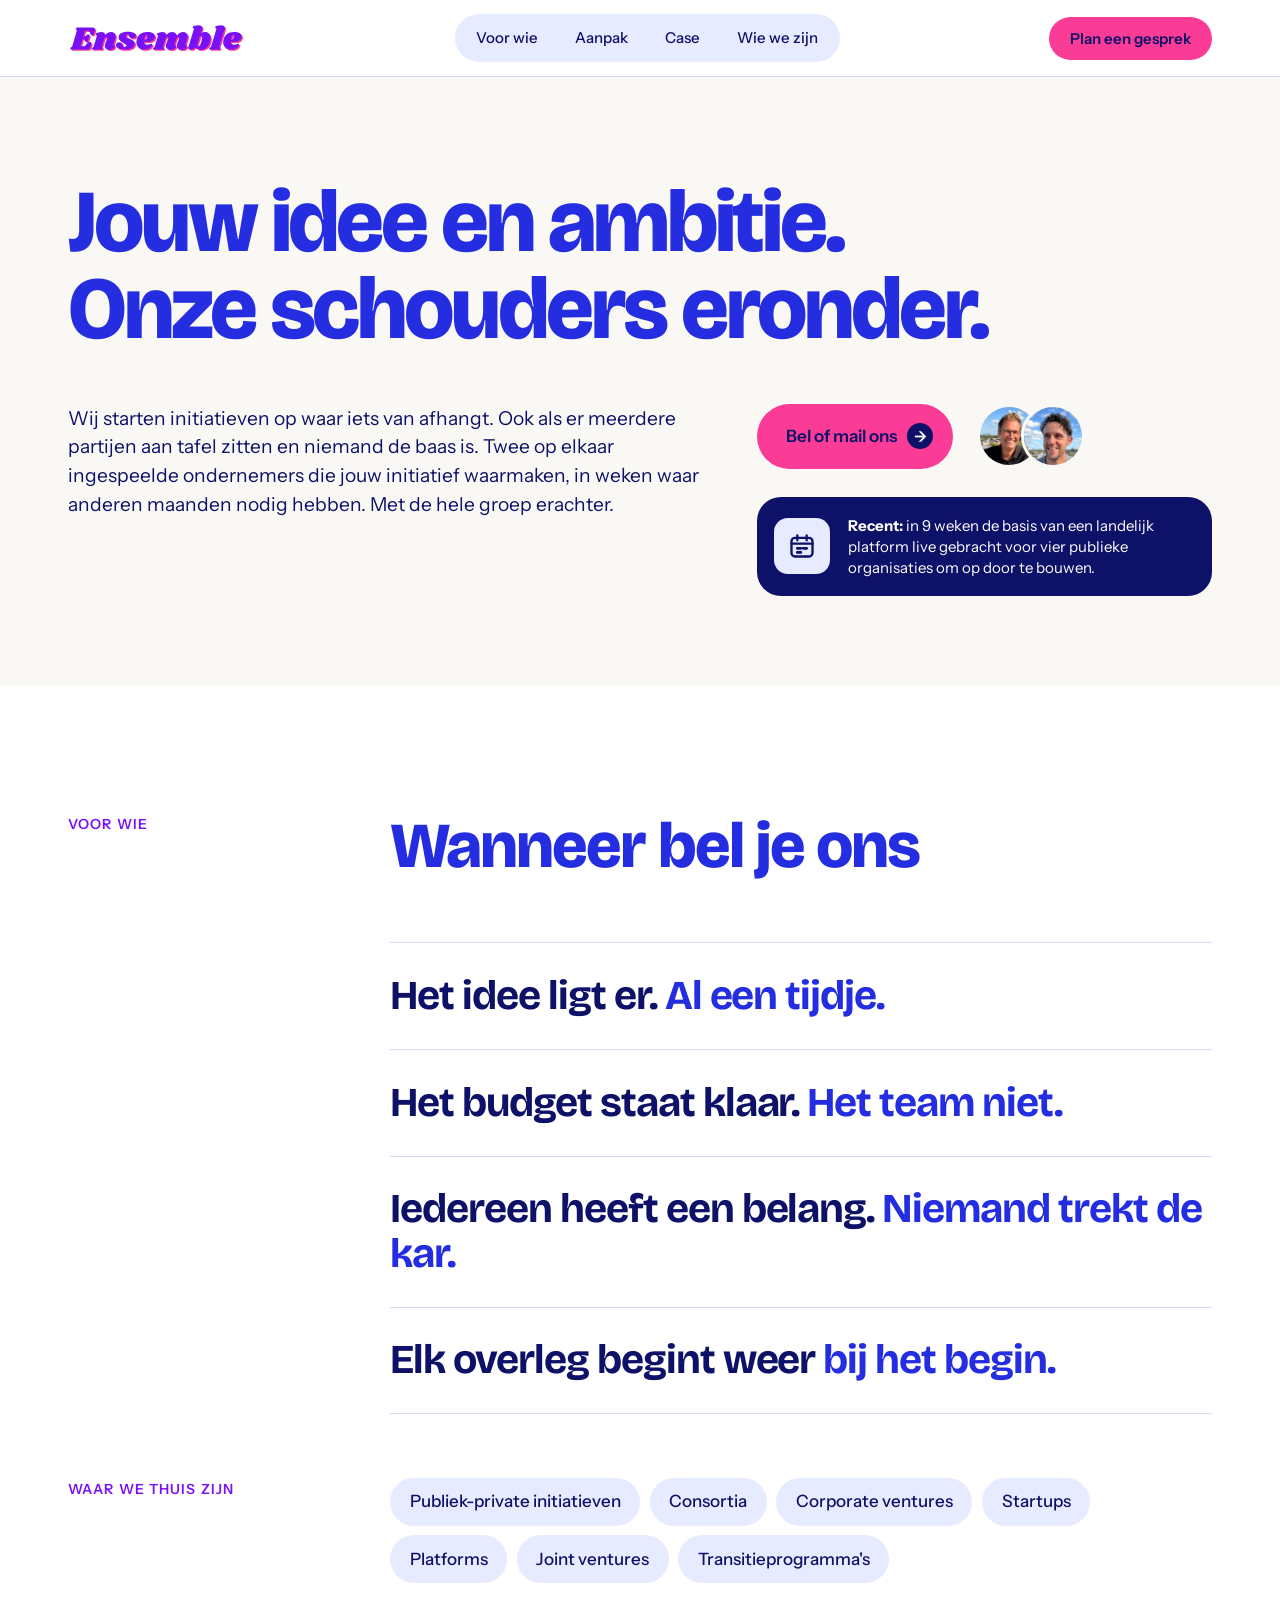
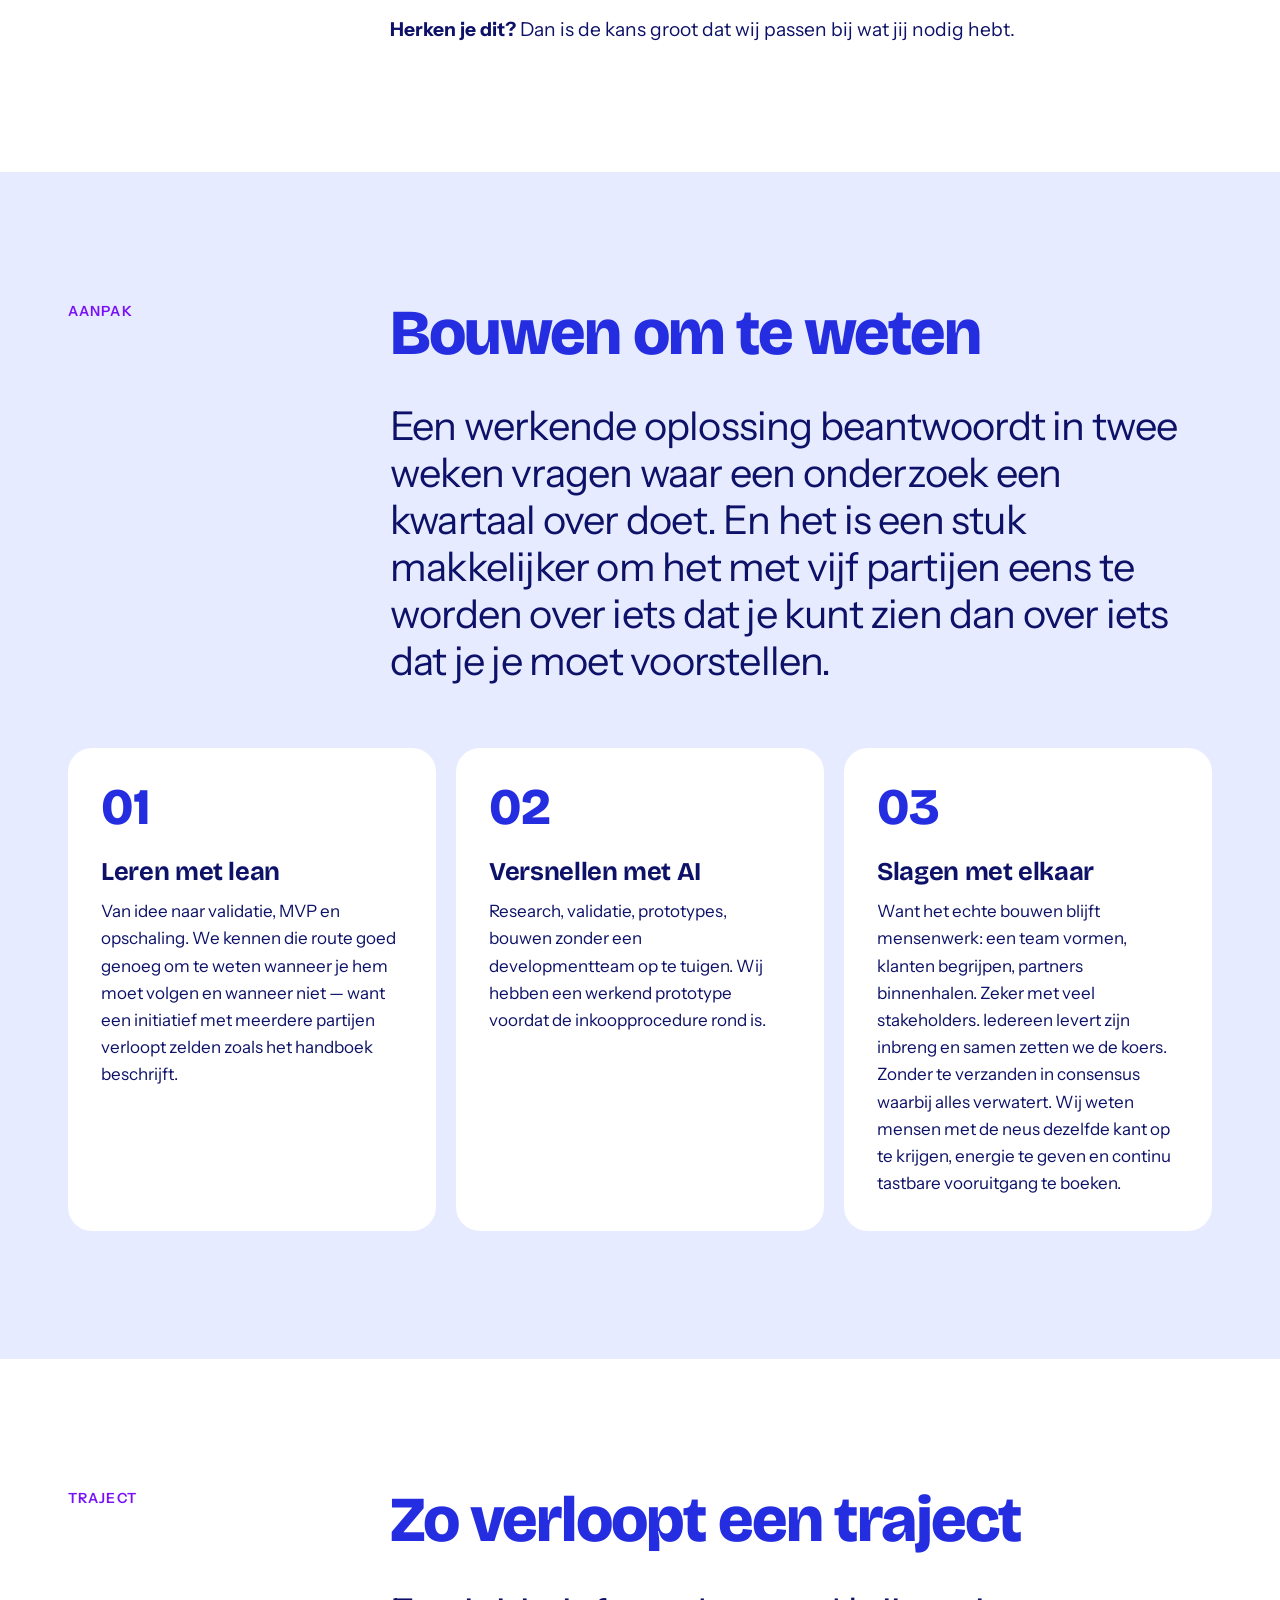
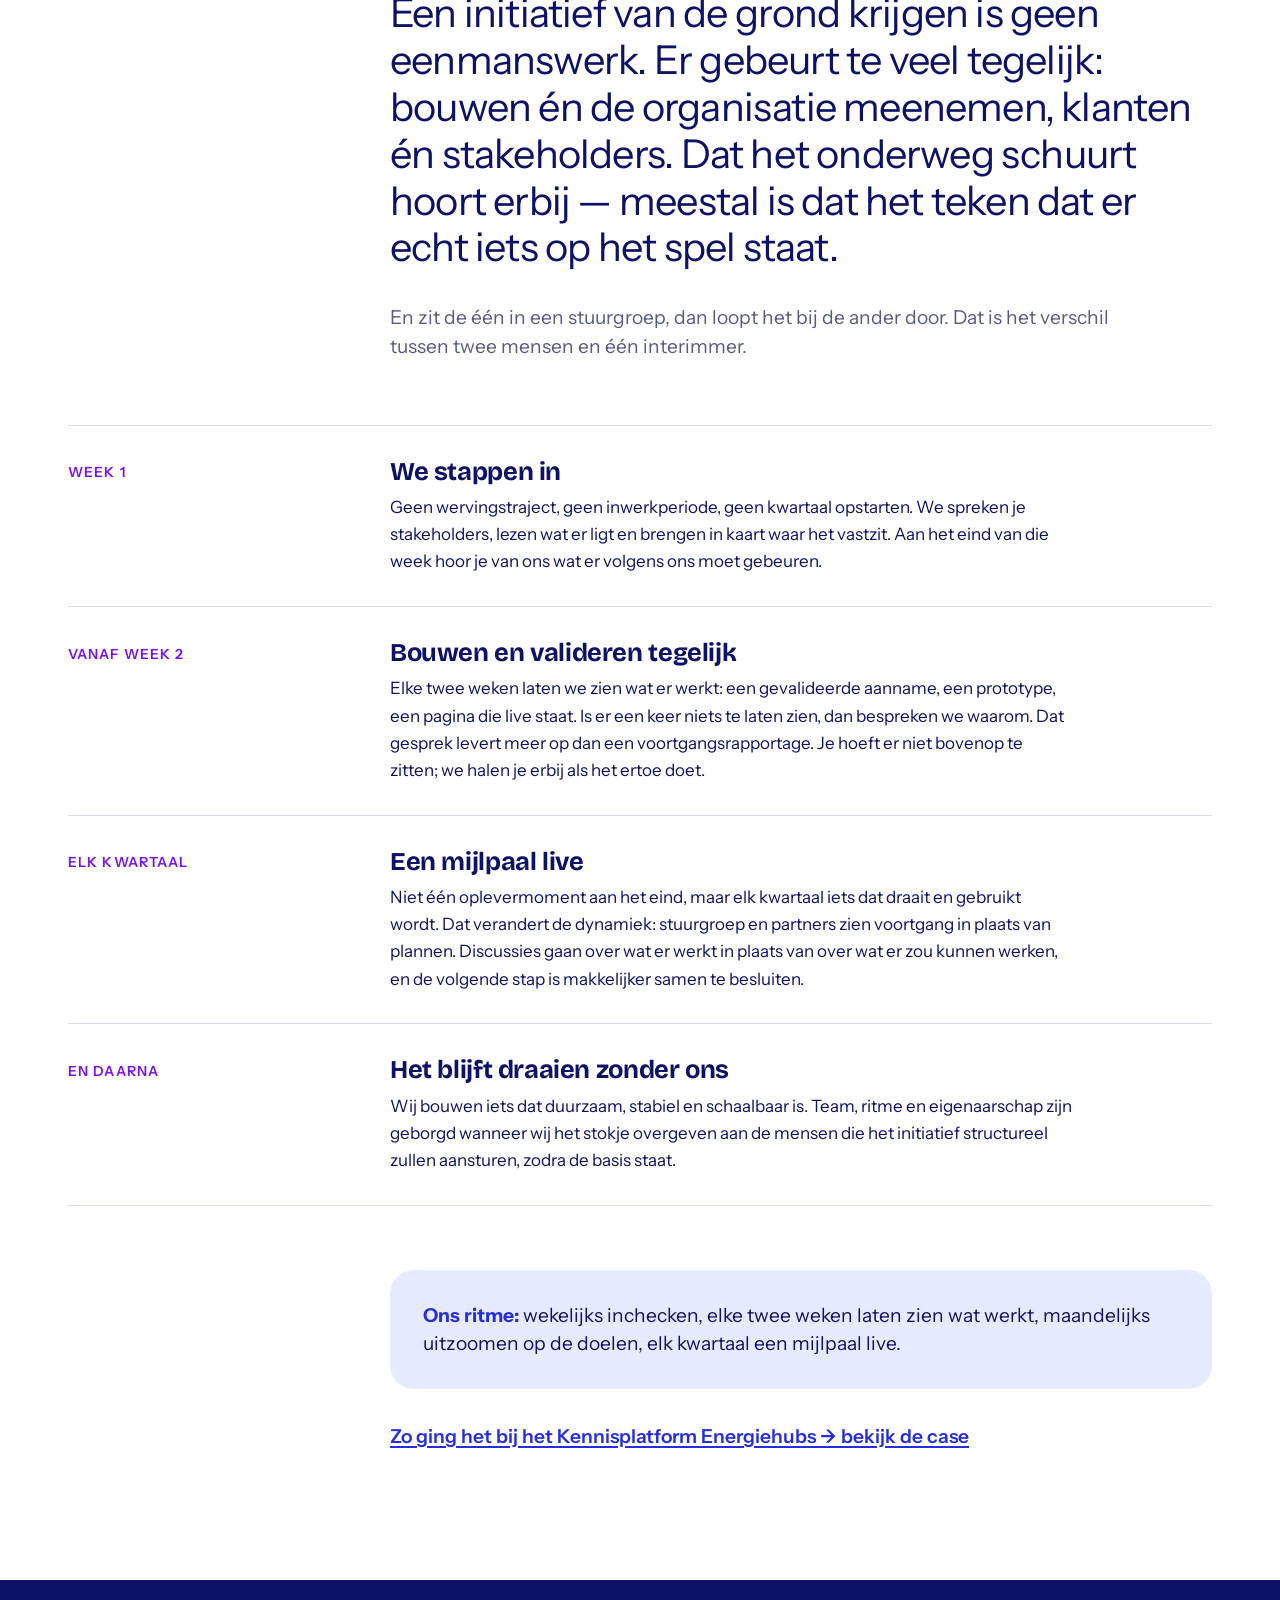
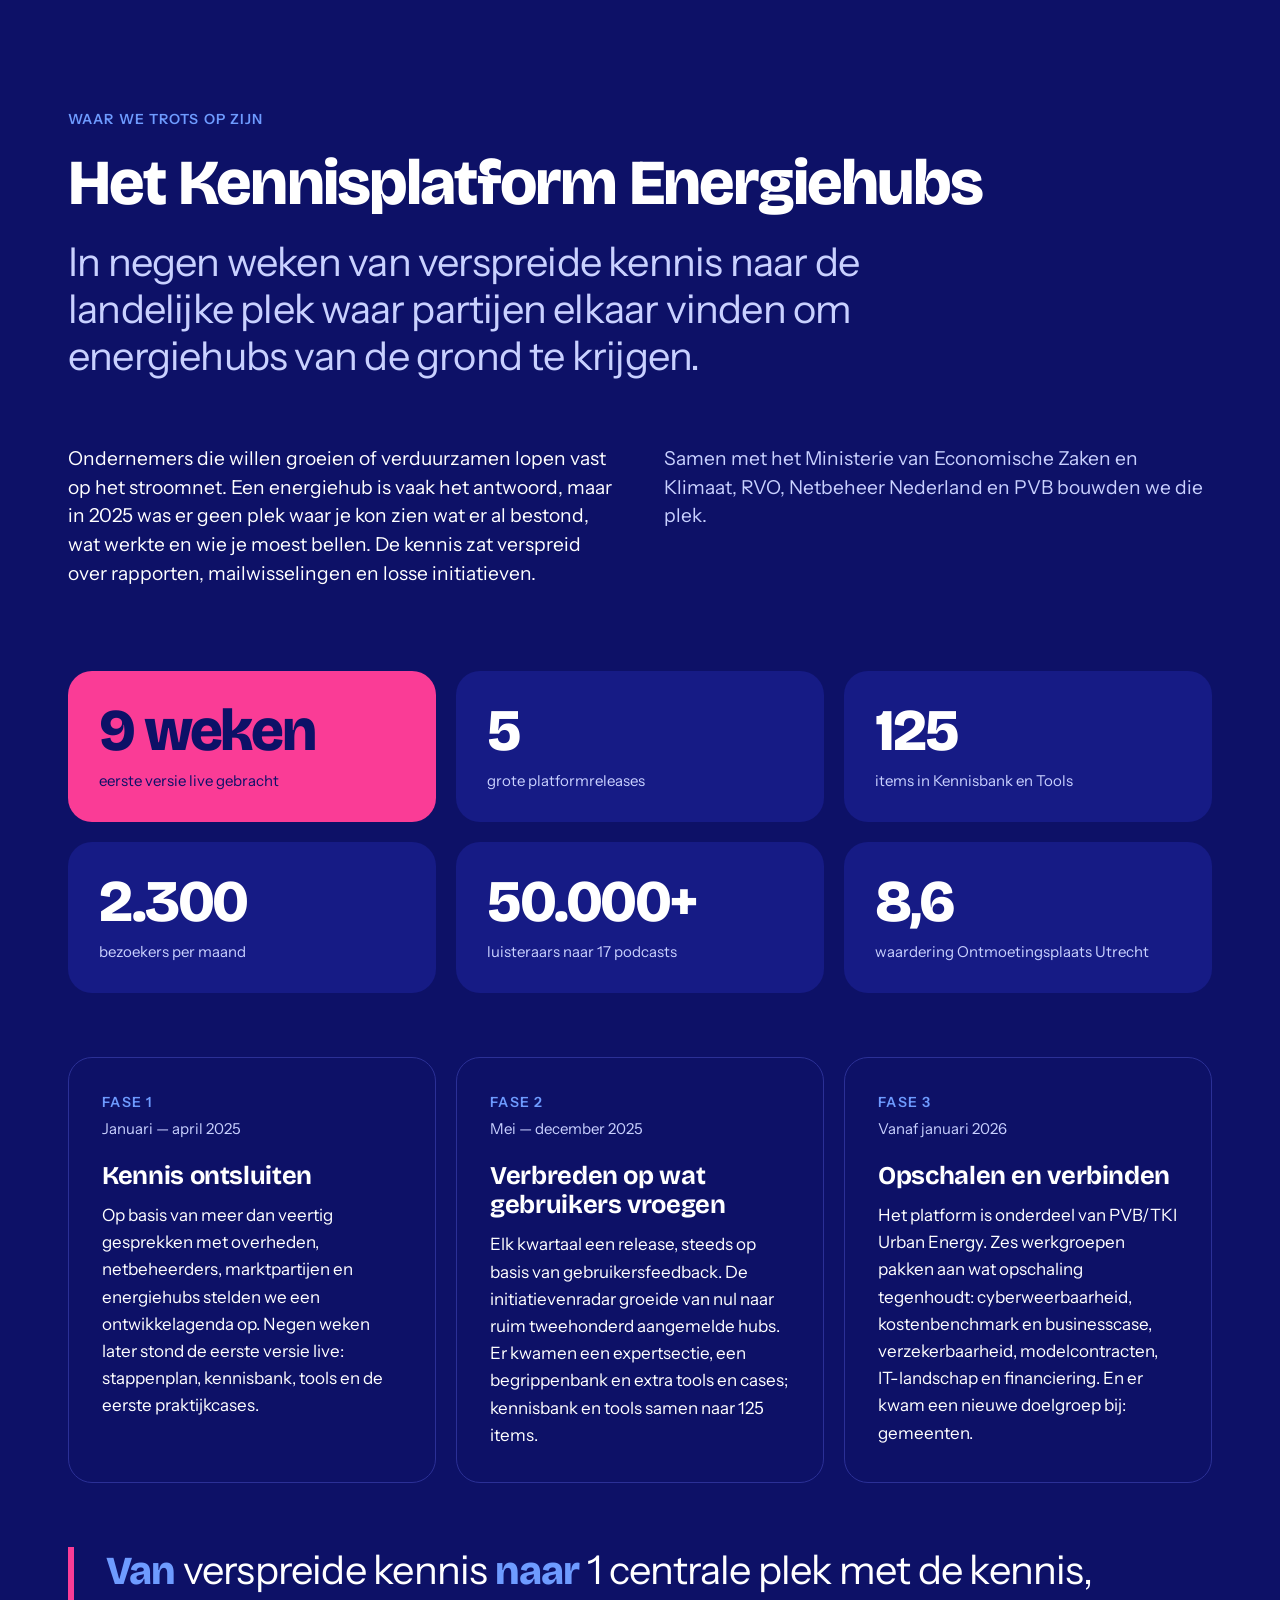
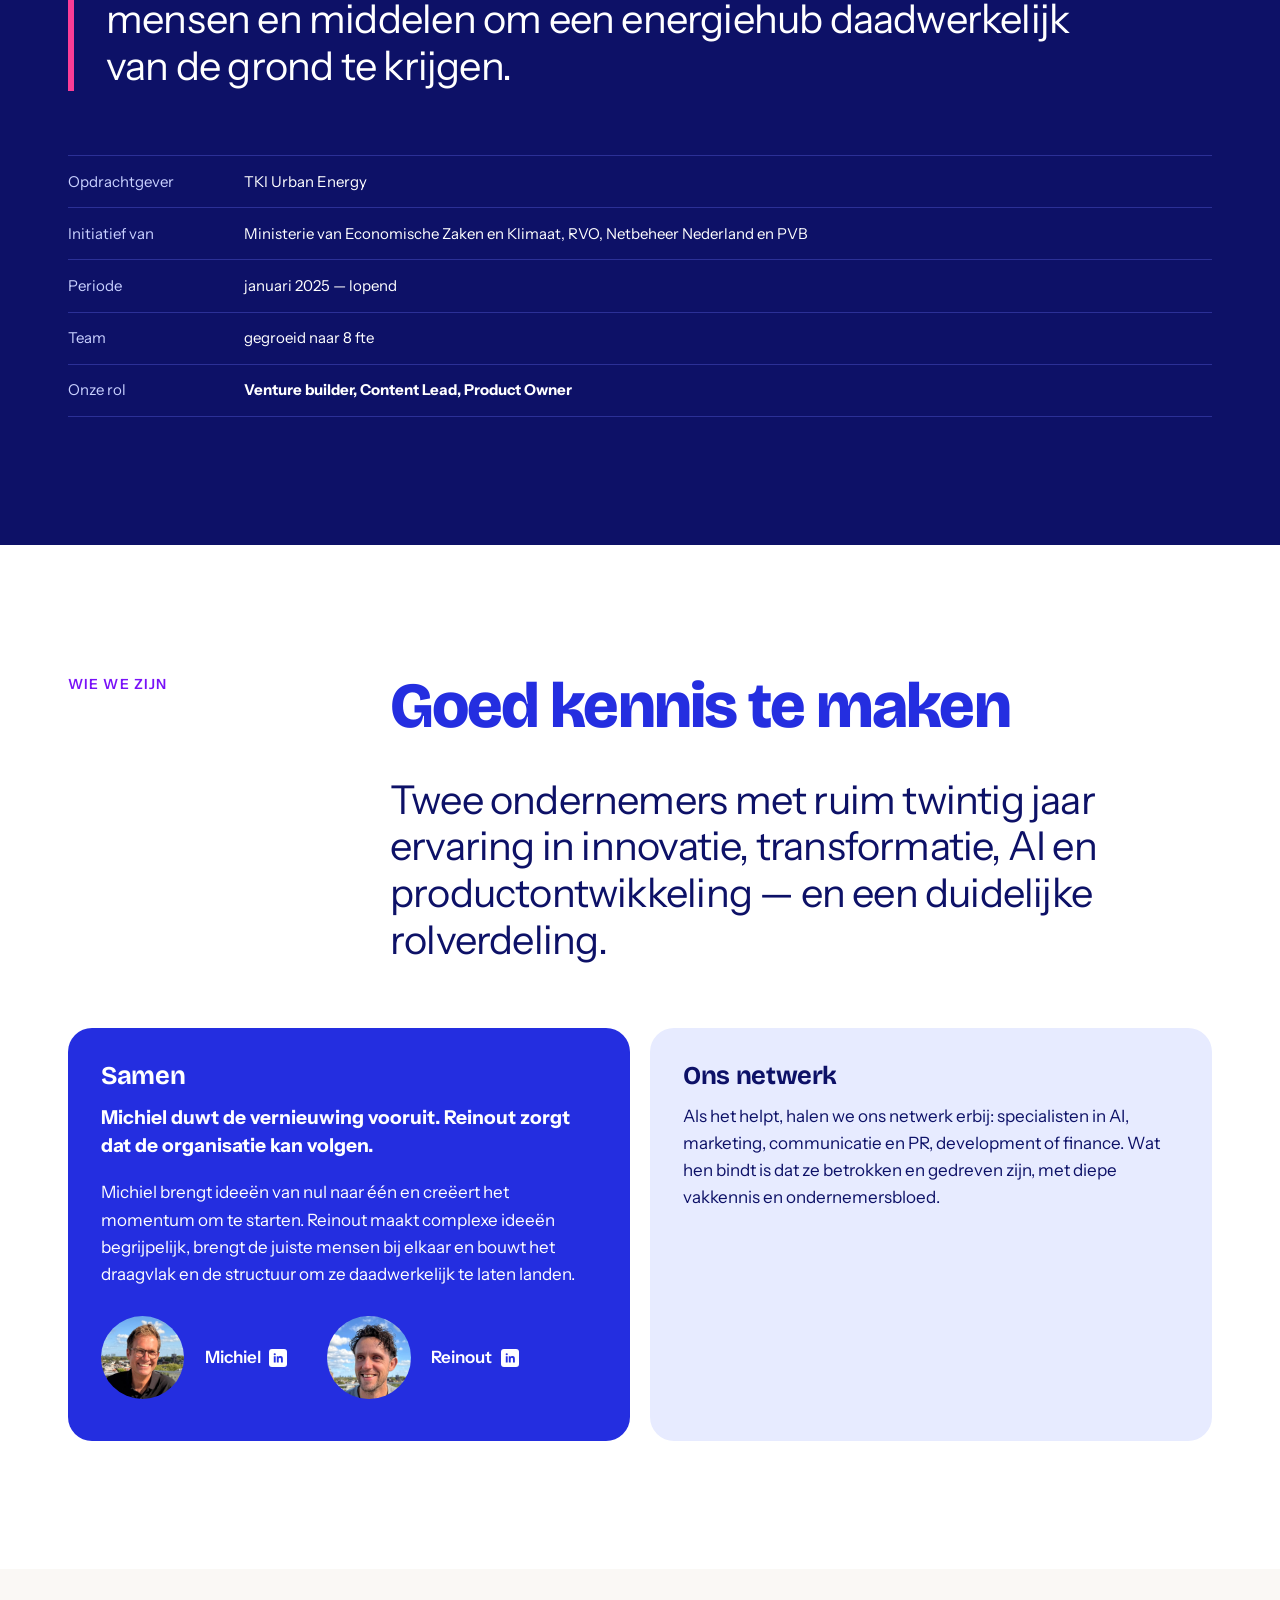
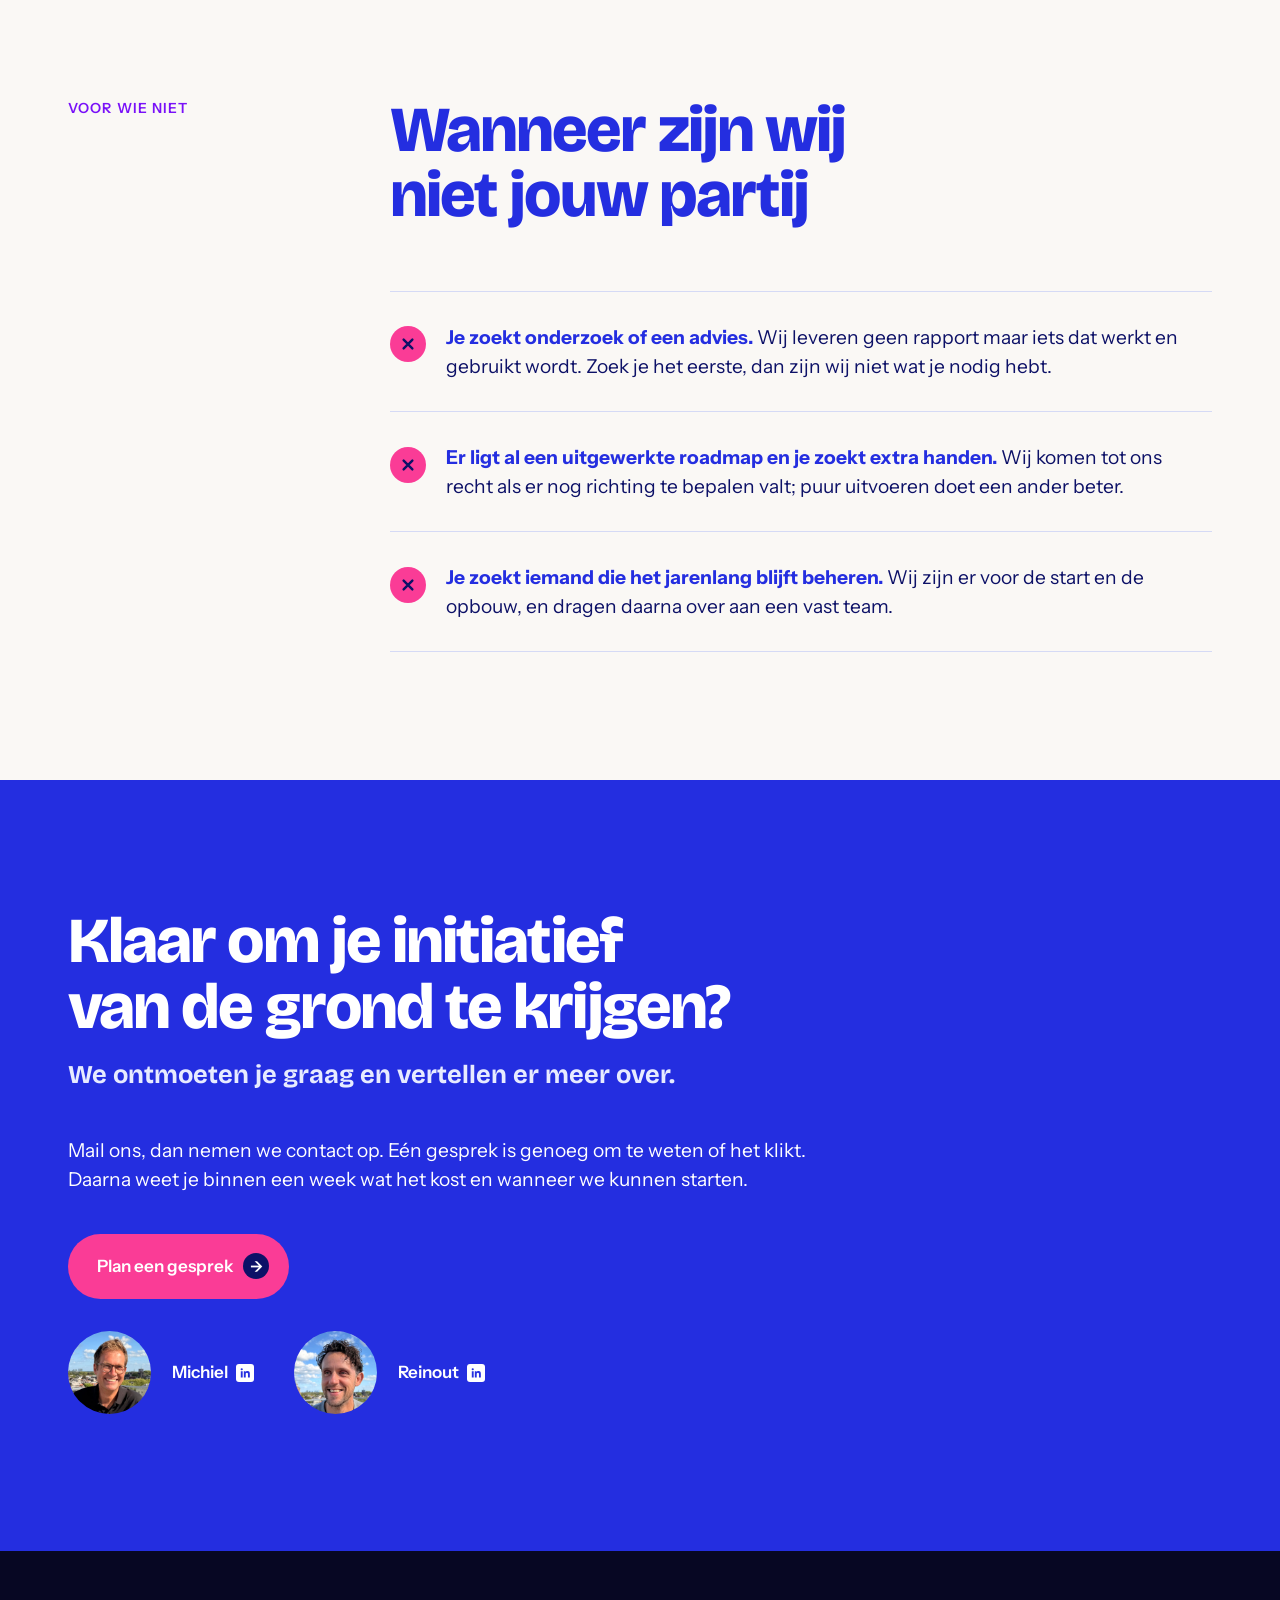
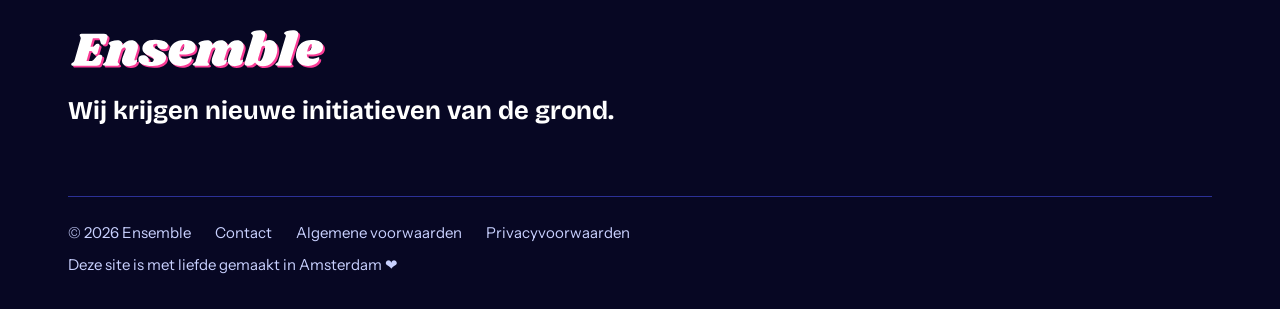
<file: index.html>
<!DOCTYPE html>
<html lang="nl">
<head>
  <meta charset="utf-8" />
  <meta name="viewport" content="width=device-width, initial-scale=1" />
  <title>Ensemble — Jouw idee en ambitie. Onze schouders eronder.</title>
  <meta name="description" content="Ensemble krijgt nieuwe initiatieven van de grond. Twee ondernemers die publiek-private initiatieven, consortia en ventures in weken werkend maken." />
  <link rel="canonical" href="https://withensemble.nl/" />
  <!-- Open Graph / social preview — voorzet; og:image is 1200×630 (assets/og-image.jpg) -->
  <meta property="og:type" content="website" />
  <meta property="og:site_name" content="Ensemble" />
  <meta property="og:locale" content="nl_NL" />
  <meta property="og:url" content="https://withensemble.nl/" />
  <meta property="og:title" content="Ensemble — Jouw idee en ambitie. Onze schouders eronder." />
  <meta property="og:description" content="Ensemble krijgt nieuwe initiatieven van de grond. Twee ondernemers die publiek-private initiatieven, consortia en ventures in weken werkend maken." />
  <meta property="og:image" content="https://withensemble.nl/assets/og-image.jpg" />
  <meta property="og:image:width" content="1200" />
  <meta property="og:image:height" content="630" />
  <meta property="og:image:alt" content="Ensemble — Jouw idee en ambitie. Onze schouders eronder." />
  <meta name="twitter:card" content="summary_large_image" />
  <link rel="icon" href="assets/favicon.svg" type="image/svg+xml" />
  <link rel="preconnect" href="https://fonts.googleapis.com" />
  <link rel="preconnect" href="https://fonts.gstatic.com" crossorigin />
  <link href="https://fonts.googleapis.com/css2?family=Bricolage+Grotesque:opsz,wght@12..96,400..800&family=Instrument+Sans:ital,wght@0,400..700;1,400..700&display=swap" rel="stylesheet" />
  <link rel="stylesheet" href="assets/ensemble.css" />
  <style>
    /* pagina-specifiek — alles herbruikbaars staat in assets/ensemble.css */
    .hero { padding-block: clamp(3.5rem, 8vw, 7rem) clamp(3.5rem, 7vw, 6rem); }
    .hero-grid { display: grid; gap: clamp(2rem, 4vw, 3.5rem); margin-top: clamp(2rem, 4vw, 3.5rem); }
    .hero-cta { display: grid; gap: 1.75rem; align-content: start; justify-items: start; }
    @media (min-width: 900px) { .hero-grid { grid-template-columns: 7fr 5fr; align-items: start; } }
    .stack > * + * { margin-top: clamp(2.5rem, 5vw, 4.5rem); }
    .case-intro { display: grid; gap: 1.5rem var(--gutter); }
    @media (min-width: 900px) { .case-intro { grid-template-columns: 1fr 1fr; } }
    .case-sub { font-size: var(--fs-statement); line-height: 1.18; letter-spacing: -0.02em; color: var(--lavender-2); margin: 1.5rem 0 0; max-width: 24em; }
    .phase .label { margin-bottom: 0.2rem; }
    .phase .period { font-size: var(--fs-small); color: var(--lavender-2); margin-bottom: 1.25rem; }
    .contact h2 { max-width: 16em; }
    .sr-only { position: absolute; width: 1px; height: 1px; overflow: hidden; clip: rect(0 0 0 0); white-space: nowrap; }
    .contact-sub { font-family: var(--f-display); font-weight: 700; font-size: var(--fs-h3); color: var(--lavender); margin: 1rem 0 0; }
  </style>
</head>
<body>

  <!-- MENU -->
  <header class="nav">
    <div class="wrap nav-inner">
      <a class="nav-logo" href="#top" aria-label="Ensemble — naar boven"><img src="assets/logo-ensemble.svg" alt="Ensemble" width="178" height="30" /></a>
      <nav aria-label="Hoofdmenu">
        <ul class="nav-links">
          <li><a href="#voor-wie">Voor wie</a></li>
          <li><a href="#aanpak">Aanpak</a></li>
          <li><a href="#case">Case</a></li>
          <li><a href="#wie-we-zijn">Wie we zijn</a></li>
        </ul>
      </nav>
      <a class="btn btn-primary btn-sm" href="#contact">Plan een gesprek</a>
    </div>
  </header>

  <main id="top">

    <!-- HERO -->
    <section class="hero band-paper">
      <div class="wrap">
        <h1>Jouw idee en ambitie.<br />Onze schouders eronder.</h1>
        <div class="hero-grid">
          <p class="lede">Wij starten initiatieven op waar iets van afhangt. Ook als er meerdere partijen aan tafel zitten en niemand de baas is. Twee op elkaar ingespeelde ondernemers die jouw initiatief waarmaken, in weken waar anderen maanden nodig hebben. Met de hele groep erachter.</p>
          <div class="hero-cta">
            <div class="hero-cta-row">
              <a class="btn btn-primary" href="mailto:hallo@withensemble.nl">Bel of mail ons <span class="arrow" aria-hidden="true">→</span></a>
              <span class="duo"><span class="avatar"><img src="assets/foto-michiel.jpg" alt="Michiel" width="480" height="480" /></span><span class="avatar"><img src="assets/foto-reinout.jpg" alt="Reinout" width="480" height="480" /></span></span>
            </div>
            <a class="sticker" href="#case" style="text-decoration:none">
              <span class="icon" aria-hidden="true"><svg viewBox="0 0 24 24" width="28" height="28" fill="none" stroke="currentColor" stroke-width="2" stroke-linecap="round" stroke-linejoin="round"><rect x="3" y="5" width="18" height="16" rx="3"/><path d="M3 10h18M8 3v4M16 3v4"/><path d="M8 14h3M13 14h3M8 17.5h3" stroke-width="2.4"/></svg></span>
              <p><strong>Recent:</strong> in 9 weken de basis van een landelijk platform live gebracht voor vier publieke organisaties om op door te bouwen.</p>
            </a>
          </div>
        </div>
      </div>
    </section>

    <!-- SECTIE 3 — WANNEER BEL JE ONS -->
    <section class="section" id="voor-wie">
      <div class="wrap stack">
        <div class="split">
          <p class="label">Voor wie</p>
          <div>
            <h2 class="section-head">Wanneer bel je ons</h2>
            <ol class="rows claims">
              <li><p>Het idee ligt er. <em>Al een tijdje.</em></p></li>
              <li><p>Het budget staat klaar. <em>Het team niet.</em></p></li>
              <li><p>Iedereen heeft een belang. <em>Niemand trekt de kar.</em></p></li>
              <li><p>Elk overleg begint weer <em>bij het begin.</em></p></li>
            </ol>
          </div>
        </div>
        <div class="split">
          <p class="label">Waar we thuis zijn</p>
          <div>
            <ul class="chips">
              <li>Publiek-private initiatieven</li>
              <li>Consortia</li>
              <li>Corporate ventures</li>
              <li>Startups</li>
              <li>Platforms</li>
              <li>Joint ventures</li>
              <li>Transitieprogramma's</li>
            </ul>
            <p class="lede" style="margin-top:2rem"><strong>Herken je dit?</strong> Dan is de kans groot dat wij passen bij wat jij nodig hebt.</p>
          </div>
        </div>
      </div>
    </section>

    <!-- SECTIE 4 — BOUWEN OM TE WETEN -->
    <section class="section band-lavender" id="aanpak">
      <div class="wrap">
        <div class="split section-head">
          <p class="label">Aanpak</p>
          <div>
            <h2>Bouwen om te weten</h2>
            <p class="statement">Een werkende oplossing beantwoordt in twee weken vragen waar een onderzoek een kwartaal over doet. En het is een stuk makkelijker om het met vijf partijen eens te worden over iets dat je kunt zien dan over iets dat je je moet voorstellen.</p>
          </div>
        </div>
        <div class="cards cards-3">
          <article class="card">
            <p class="n">01</p>
            <h3>Leren met lean</h3>
            <p>Van idee naar validatie, MVP en opschaling. We kennen die route goed genoeg om te weten wanneer je hem moet volgen en wanneer niet — want een initiatief met meerdere partijen verloopt zelden zoals het handboek beschrijft.</p>
          </article>
          <article class="card">
            <p class="n">02</p>
            <h3>Versnellen met AI</h3>
            <p>Research, validatie, prototypes, bouwen zonder een developmentteam op te tuigen. Wij hebben een werkend prototype voordat de inkoopprocedure rond is.</p>
          </article>
          <article class="card">
            <p class="n">03</p>
            <h3>Slagen met elkaar</h3>
            <p>Want het echte bouwen blijft mensenwerk: een team vormen, klanten begrijpen, partners binnenhalen. Zeker met veel stakeholders. Iedereen levert zijn inbreng en samen zetten we de koers. Zonder te verzanden in consensus waarbij alles verwatert. Wij weten mensen met de neus dezelfde kant op te krijgen, energie te geven en continu tastbare vooruitgang te boeken.</p>
          </article>
        </div>
      </div>
    </section>

    <!-- SECTIE 5 — ZO VERLOOPT EEN TRAJECT -->
    <section class="section" id="traject">
      <div class="wrap">
        <div class="split section-head">
          <p class="label">Traject</p>
          <div>
            <h2>Zo verloopt een traject</h2>
            <p class="statement">Een initiatief van de grond krijgen is geen eenmanswerk. Er gebeurt te veel tegelijk: bouwen én de organisatie meenemen, klanten én stakeholders. Dat het onderweg schuurt hoort erbij — meestal is dat het teken dat er echt iets op het spel staat.</p>
            <p class="lede muted" style="margin-top:2rem">En zit de één in een stuurgroep, dan loopt het bij de ander door. Dat is het verschil tussen twee mensen en één interimmer.</p>
          </div>
        </div>

        <ol class="rows steps">
          <li>
            <p class="label when">Week 1</p>
            <div>
              <h3>We stappen in</h3>
              <p>Geen wervingstraject, geen inwerkperiode, geen kwartaal opstarten. We spreken je stakeholders, lezen wat er ligt en brengen in kaart waar het vastzit. Aan het eind van die week hoor je van ons wat er volgens ons moet gebeuren.</p>
            </div>
          </li>
          <li>
            <p class="label when">Vanaf week 2</p>
            <div>
              <h3>Bouwen en valideren tegelijk</h3>
              <p>Elke twee weken laten we zien wat er werkt: een gevalideerde aanname, een prototype, een pagina die live staat. Is er een keer niets te laten zien, dan bespreken we waarom. Dat gesprek levert meer op dan een voortgangsrapportage. Je hoeft er niet bovenop te zitten; we halen je erbij als het ertoe doet.</p>
            </div>
          </li>
          <li>
            <p class="label when">Elk kwartaal</p>
            <div>
              <h3>Een mijlpaal live</h3>
              <p>Niet één oplevermoment aan het eind, maar elk kwartaal iets dat draait en gebruikt wordt. Dat verandert de dynamiek: stuurgroep en partners zien voortgang in plaats van plannen. Discussies gaan over wat er werkt in plaats van over wat er zou kunnen werken, en de volgende stap is makkelijker samen te besluiten.</p>
            </div>
          </li>
          <li>
            <p class="label when">En daarna</p>
            <div>
              <h3>Het blijft draaien zonder ons</h3>
              <p>Wij bouwen iets dat duurzaam, stabiel en schaalbaar is. Team, ritme en eigenaarschap zijn geborgd wanneer wij het stokje overgeven aan de mensen die het initiatief structureel zullen aansturen, zodra de basis staat.</p>
            </div>
          </li>
        </ol>

        <div class="split" style="margin-top:clamp(2.5rem,5vw,4rem)">
          <span></span>
          <div>
            <p class="callout"><strong>Ons ritme:</strong> wekelijks inchecken, elke twee weken laten zien wat werkt, maandelijks uitzoomen op de doelen, elk kwartaal een mijlpaal live.</p>
            <p style="margin-top:2rem"><a class="link-arrow" href="#case">Zo ging het bij het Kennisplatform Energiehubs → bekijk de case</a></p>
          </div>
        </div>
      </div>
    </section>

    <!-- SECTIE 6 — CASE -->
    <section class="section band-navy" id="case">
      <div class="wrap stack">
        <div>
          <p class="label" style="margin-bottom:1.25rem">Waar we trots op zijn</p>
          <h2>Het Kennisplatform Energiehubs</h2>
          <p class="case-sub">In negen weken van verspreide kennis naar de landelijke plek waar partijen elkaar vinden om energiehubs van de grond te krijgen.</p>
        </div>

        <div class="case-intro">
          <p class="lede">Ondernemers die willen groeien of verduurzamen lopen vast op het stroomnet. Een energiehub is vaak het antwoord, maar in 2025 was er geen plek waar je kon zien wat er al bestond, wat werkte en wie je moest bellen. De kennis zat verspreid over rapporten, mailwisselingen en losse initiatieven.</p>
          <p class="lede muted">Samen met het Ministerie van Economische Zaken en Klimaat, RVO, Netbeheer Nederland en PVB bouwden we die plek.</p>
        </div>

        <dl class="stats">
          <div class="stat stat-accent"><dt>9 weken</dt><dd>eerste versie live gebracht</dd></div>
          <div class="stat"><dt>5</dt><dd>grote platformreleases</dd></div>
          <div class="stat"><dt>125</dt><dd>items in Kennisbank en Tools</dd></div>
          <div class="stat"><dt>2.300</dt><dd>bezoekers per maand</dd></div>
          <div class="stat"><dt>50.000+</dt><dd>luisteraars naar 17 podcasts</dd></div>
          <div class="stat"><dt>8,6</dt><dd>waardering Ontmoetingsplaats Utrecht</dd></div>
        </dl>

        <div class="cards cards-3">
          <article class="card card-outline phase" style="border-color:var(--line-dark)">
            <p class="label">Fase 1</p>
            <p class="period">Januari — april 2025</p>
            <h3 style="color:var(--white)">Kennis ontsluiten</h3>
            <p>Op basis van meer dan veertig gesprekken met overheden, netbeheerders, marktpartijen en energiehubs stelden we een ontwikkelagenda op. Negen weken later stond de eerste versie live: stappenplan, kennisbank, tools en de eerste praktijkcases.</p>
          </article>
          <article class="card card-outline phase" style="border-color:var(--line-dark)">
            <p class="label">Fase 2</p>
            <p class="period">Mei — december 2025</p>
            <h3 style="color:var(--white)">Verbreden op wat gebruikers vroegen</h3>
            <p>Elk kwartaal een release, steeds op basis van gebruikersfeedback. De initiatievenradar groeide van nul naar ruim tweehonderd aangemelde hubs. Er kwamen een expertsectie, een begrippenbank en extra tools en cases; kennisbank en tools samen naar 125 items.</p>
          </article>
          <article class="card card-outline phase" style="border-color:var(--line-dark)">
            <p class="label">Fase 3</p>
            <p class="period">Vanaf januari 2026</p>
            <h3 style="color:var(--white)">Opschalen en verbinden</h3>
            <p>Het platform is onderdeel van PVB/TKI Urban Energy. Zes werkgroepen pakken aan wat opschaling tegenhoudt: cyberweerbaarheid, kostenbenchmark en businesscase, verzekerbaarheid, modelcontracten, IT-landschap en financiering. En er kwam een nieuwe doelgroep bij: gemeenten.</p>
          </article>
        </div>

        <blockquote class="quote">
          <b>Van</b> verspreide kennis <b>naar</b> 1 centrale plek met de kennis, mensen en middelen om een energiehub daadwerkelijk van de grond te krijgen.
        </blockquote>

        <dl class="meta">
          <div><dt>Opdrachtgever</dt><dd>TKI Urban Energy</dd></div>
          <div><dt>Initiatief van</dt><dd>Ministerie van Economische Zaken en Klimaat, RVO, Netbeheer Nederland en PVB</dd></div>
          <div><dt>Periode</dt><dd>januari 2025 — lopend</dd></div>
          <div><dt>Team</dt><dd>gegroeid naar 8 fte</dd></div>
          <div><dt>Onze rol</dt><dd><strong>Venture builder, Content Lead, Product Owner</strong></dd></div>
        </dl>
      </div>
    </section>

    <!-- SECTIE 7 — GOED KENNIS TE MAKEN -->
    <section class="section" id="wie-we-zijn">
      <div class="wrap">
        <div class="split section-head">
          <p class="label">Wie we zijn</p>
          <div>
            <h2>Goed kennis te maken</h2>
            <p class="statement">Twee ondernemers met ruim twintig jaar ervaring in innovatie, transformatie, AI en productontwikkeling — en een duidelijke rolverdeling.</p>
          </div>
        </div>
        <div class="cards cards-2">
          <article class="card card-blue">
            <h3>Samen</h3>
            <p class="lede"><strong>Michiel duwt de vernieuwing vooruit. Reinout zorgt dat de organisatie kan volgen.</strong></p>
            <p>Michiel brengt ideeën van nul naar één en creëert het momentum om te starten. Reinout maakt complexe ideeën begrijpelijk, brengt de juiste mensen bij elkaar en bouwt het draagvlak en de structuur om ze daadwerkelijk te laten landen.</p>
            <ul class="person-links" style="margin-top:1.75rem">
              <li><a href="https://www.linkedin.com/in/michielalkemade/" target="_blank" rel="noopener"><span class="avatar"><img src="assets/foto-michiel.jpg" alt="Michiel" width="480" height="480" loading="lazy" /></span>Michiel <svg class="li" viewBox="0 0 24 24" width="18" height="18" aria-hidden="true" focusable="false"><rect width="24" height="24" rx="4" fill="currentColor"/><path fill="var(--li-bg,#242EE0)" d="M6.4 9.6h2.5V18H6.4zM7.65 5.5a1.45 1.45 0 1 1 0 2.9 1.45 1.45 0 0 1 0-2.9zM10.4 9.6h2.4v1.15c.35-.65 1.2-1.35 2.5-1.35 2.65 0 3.15 1.75 3.15 4V18h-2.5v-4.1c0-1 0-2.25-1.4-2.25s-1.6 1.05-1.6 2.15V18h-2.5z"/></svg><span class="sr-only"> op LinkedIn</span></a></li>
              <li><a href="https://www.linkedin.com/in/rdengelbronner/" target="_blank" rel="noopener"><span class="avatar"><img src="assets/foto-reinout.jpg" alt="Reinout" width="480" height="480" loading="lazy" /></span>Reinout <svg class="li" viewBox="0 0 24 24" width="18" height="18" aria-hidden="true" focusable="false"><rect width="24" height="24" rx="4" fill="currentColor"/><path fill="var(--li-bg,#242EE0)" d="M6.4 9.6h2.5V18H6.4zM7.65 5.5a1.45 1.45 0 1 1 0 2.9 1.45 1.45 0 0 1 0-2.9zM10.4 9.6h2.4v1.15c.35-.65 1.2-1.35 2.5-1.35 2.65 0 3.15 1.75 3.15 4V18h-2.5v-4.1c0-1 0-2.25-1.4-2.25s-1.6 1.05-1.6 2.15V18h-2.5z"/></svg><span class="sr-only"> op LinkedIn</span></a></li>
            </ul>
          </article>
          <article class="card card-lavender">
            <h3>Ons netwerk</h3>
            <p>Als het helpt, halen we ons netwerk erbij: specialisten in AI, marketing, communicatie en PR, development of finance. Wat hen bindt is dat ze betrokken en gedreven zijn, met diepe vakkennis en ondernemersbloed.</p>
          </article>
        </div>
      </div>
    </section>

    <!-- SECTIE 8 — NIET JOUW PARTIJ -->
    <section class="section band-paper" id="niet-jouw-partij">
      <div class="wrap">
        <div class="split">
          <p class="label">Voor wie niet</p>
          <div>
            <h2 class="section-head">Wanneer zijn wij niet jouw partij</h2>
            <ul class="rows nots">
              <li><span class="x" aria-hidden="true"><svg viewBox="0 0 16 16" width="14" height="14" aria-hidden="true" focusable="false"><path d="M3 3l10 10M13 3L3 13" stroke="currentColor" stroke-width="2.75" stroke-linecap="round"/></svg></span><p><strong>Je zoekt onderzoek of een advies.</strong> Wij leveren geen rapport maar iets dat werkt en gebruikt wordt. Zoek je het eerste, dan zijn wij niet wat je nodig hebt.</p></li>
              <li><span class="x" aria-hidden="true"><svg viewBox="0 0 16 16" width="14" height="14" aria-hidden="true" focusable="false"><path d="M3 3l10 10M13 3L3 13" stroke="currentColor" stroke-width="2.75" stroke-linecap="round"/></svg></span><p><strong>Er ligt al een uitgewerkte roadmap en je zoekt extra handen.</strong> Wij komen tot ons recht als er nog richting te bepalen valt; puur uitvoeren doet een ander beter.</p></li>
              <li><span class="x" aria-hidden="true"><svg viewBox="0 0 16 16" width="14" height="14" aria-hidden="true" focusable="false"><path d="M3 3l10 10M13 3L3 13" stroke="currentColor" stroke-width="2.75" stroke-linecap="round"/></svg></span><p><strong>Je zoekt iemand die het jarenlang blijft beheren.</strong> Wij zijn er voor de start en de opbouw, en dragen daarna over aan een vast team.</p></li>
            </ul>
          </div>
        </div>
      </div>
    </section>

    <!-- SECTIE 9 — CONTACT -->
    <section class="section band-blue contact" id="contact">
      <div class="wrap">
        <h2>Klaar om je initiatief van de grond te krijgen?</h2>
        <p class="contact-sub">We ontmoeten je graag en vertellen er meer over.</p>
        <p class="lede" style="margin-top:2.5rem">Mail ons, dan nemen we contact op. Eén gesprek is genoeg om te weten of het klikt. Daarna weet je binnen een week wat het kost en wanneer we kunnen starten.</p>
        <p style="margin-top:2.5rem"><a class="btn btn-primary" href="mailto:hallo@withensemble.nl">Plan een gesprek <span class="arrow" aria-hidden="true">→</span></a></p>
        <ul class="person-links" style="margin-top:2rem">
          <li><a href="https://www.linkedin.com/in/michielalkemade/" target="_blank" rel="noopener"><span class="avatar"><img src="assets/foto-michiel.jpg" alt="Michiel" width="480" height="480" loading="lazy" /></span>Michiel <svg class="li" viewBox="0 0 24 24" width="18" height="18" aria-hidden="true" focusable="false"><rect width="24" height="24" rx="4" fill="currentColor"/><path fill="var(--li-bg,#242EE0)" d="M6.4 9.6h2.5V18H6.4zM7.65 5.5a1.45 1.45 0 1 1 0 2.9 1.45 1.45 0 0 1 0-2.9zM10.4 9.6h2.4v1.15c.35-.65 1.2-1.35 2.5-1.35 2.65 0 3.15 1.75 3.15 4V18h-2.5v-4.1c0-1 0-2.25-1.4-2.25s-1.6 1.05-1.6 2.15V18h-2.5z"/></svg><span class="sr-only"> op LinkedIn</span></a></li>
          <li><a href="https://www.linkedin.com/in/rdengelbronner/" target="_blank" rel="noopener"><span class="avatar"><img src="assets/foto-reinout.jpg" alt="Reinout" width="480" height="480" loading="lazy" /></span>Reinout <svg class="li" viewBox="0 0 24 24" width="18" height="18" aria-hidden="true" focusable="false"><rect width="24" height="24" rx="4" fill="currentColor"/><path fill="var(--li-bg,#242EE0)" d="M6.4 9.6h2.5V18H6.4zM7.65 5.5a1.45 1.45 0 1 1 0 2.9 1.45 1.45 0 0 1 0-2.9zM10.4 9.6h2.4v1.15c.35-.65 1.2-1.35 2.5-1.35 2.65 0 3.15 1.75 3.15 4V18h-2.5v-4.1c0-1 0-2.25-1.4-2.25s-1.6 1.05-1.6 2.15V18h-2.5z"/></svg><span class="sr-only"> op LinkedIn</span></a></li>
        </ul>
      </div>
    </section>
  </main>

  <!-- SECTIE 10 — FOOTER -->
  <footer class="footer band-night">
    <div class="wrap">
      <img class="footer-logo" src="assets/logo-ensemble-white.svg" alt="Ensemble" width="260" height="44" />
      <p class="footer-tag">Wij krijgen nieuwe initiatieven van de grond.</p>
      <div class="footer-bottom">
        <ul>
          <li>© 2026 Ensemble</li>
          <li><a href="mailto:hallo@withensemble.nl">Contact</a></li>
          <li><a href="#">Algemene voorwaarden</a></li>
          <li><a href="#">Privacyvoorwaarden</a></li>
        </ul>
        <p>Deze site is met liefde gemaakt in Amsterdam <span aria-label="hartje">❤️</span></p>
      </div>
    </div>
  </footer>

  <!-- Feedbackmodus (alleen actief met ?feedback). Dit verborgen formulier laat Netlify het formulier "feedback" herkennen. -->
  <form name="feedback" data-netlify="true" netlify-honeypot="bot-field" hidden>
    <input name="bot-field" /><input name="naam" /><input name="soort" /><textarea name="opmerking"></textarea>
    <input name="sectie" /><input name="sectietitel" /><input name="element" /><input name="citaat" />
    <input name="pagina" /><input name="versie" /><input name="scherm" /><input name="moment" />
  </form>
  <script src="assets/feedback.js?v=V6.9" defer></script>
</body>
</html>
</file>
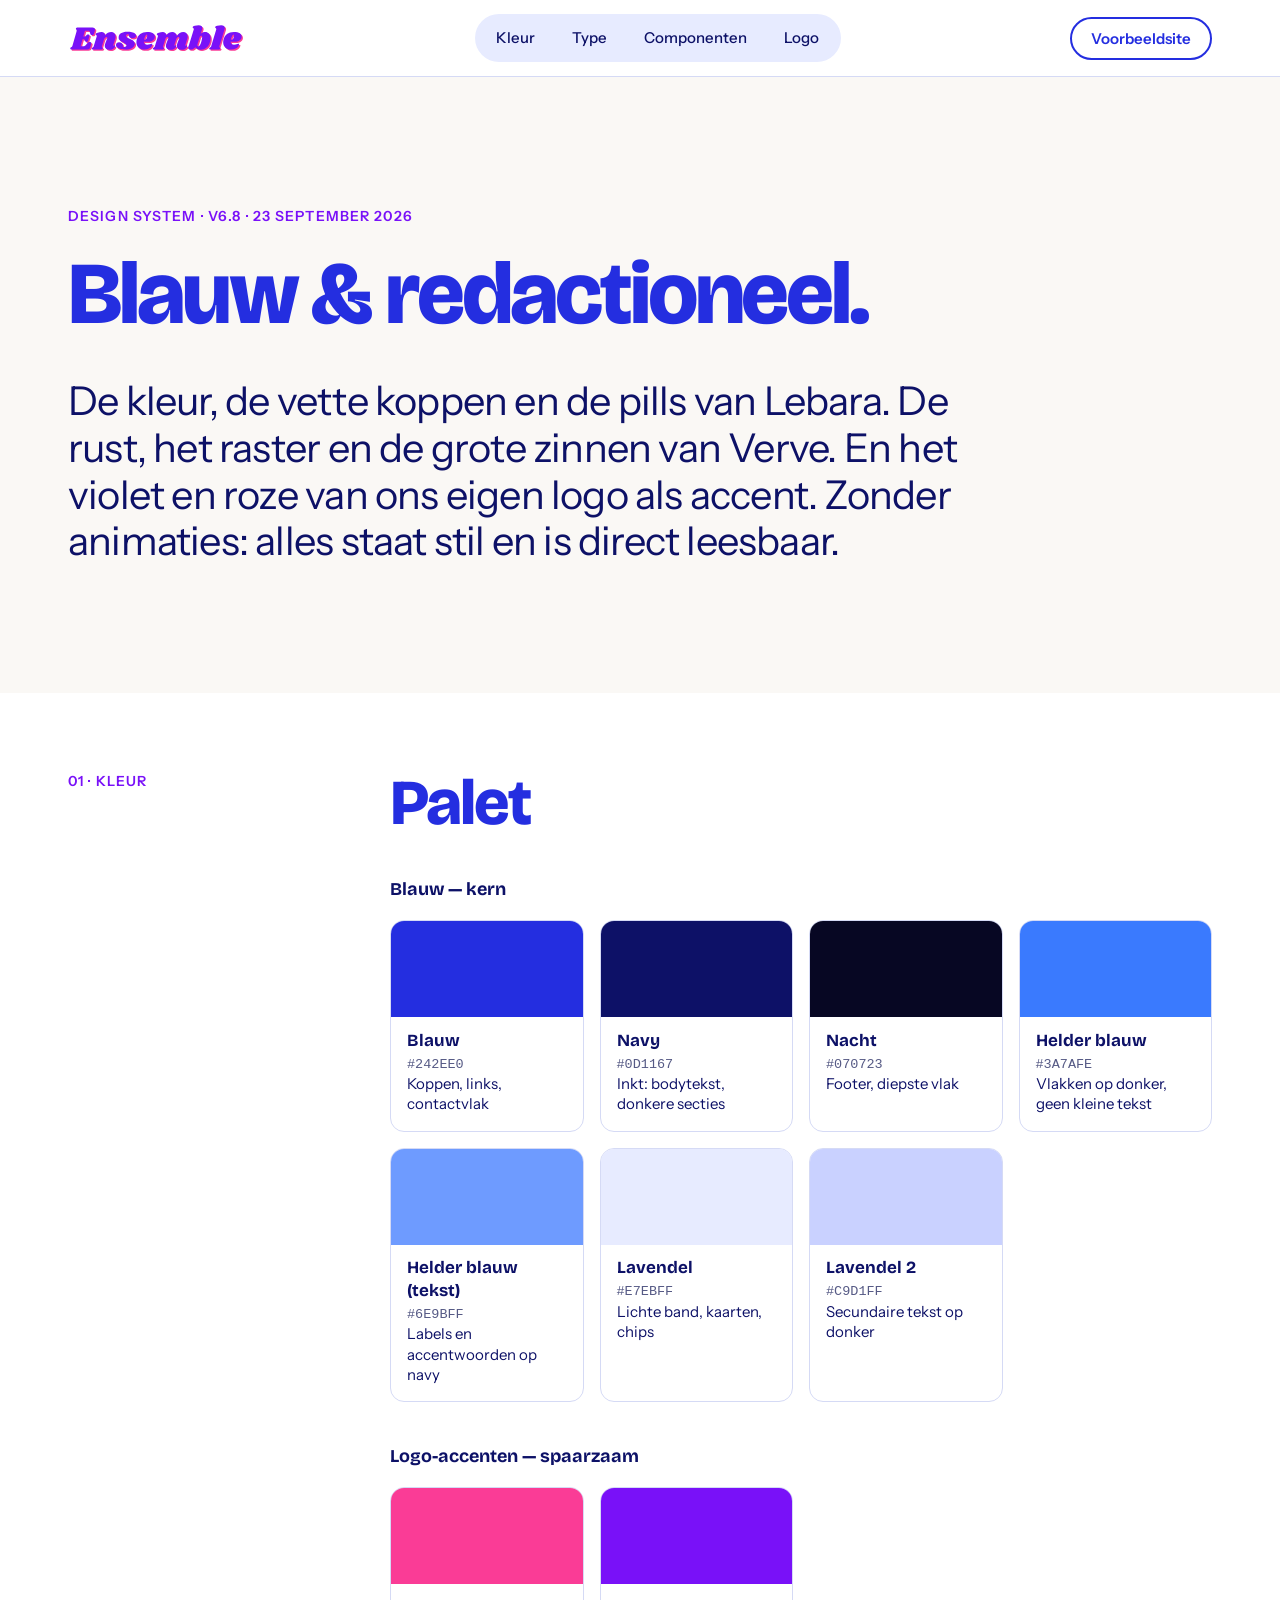
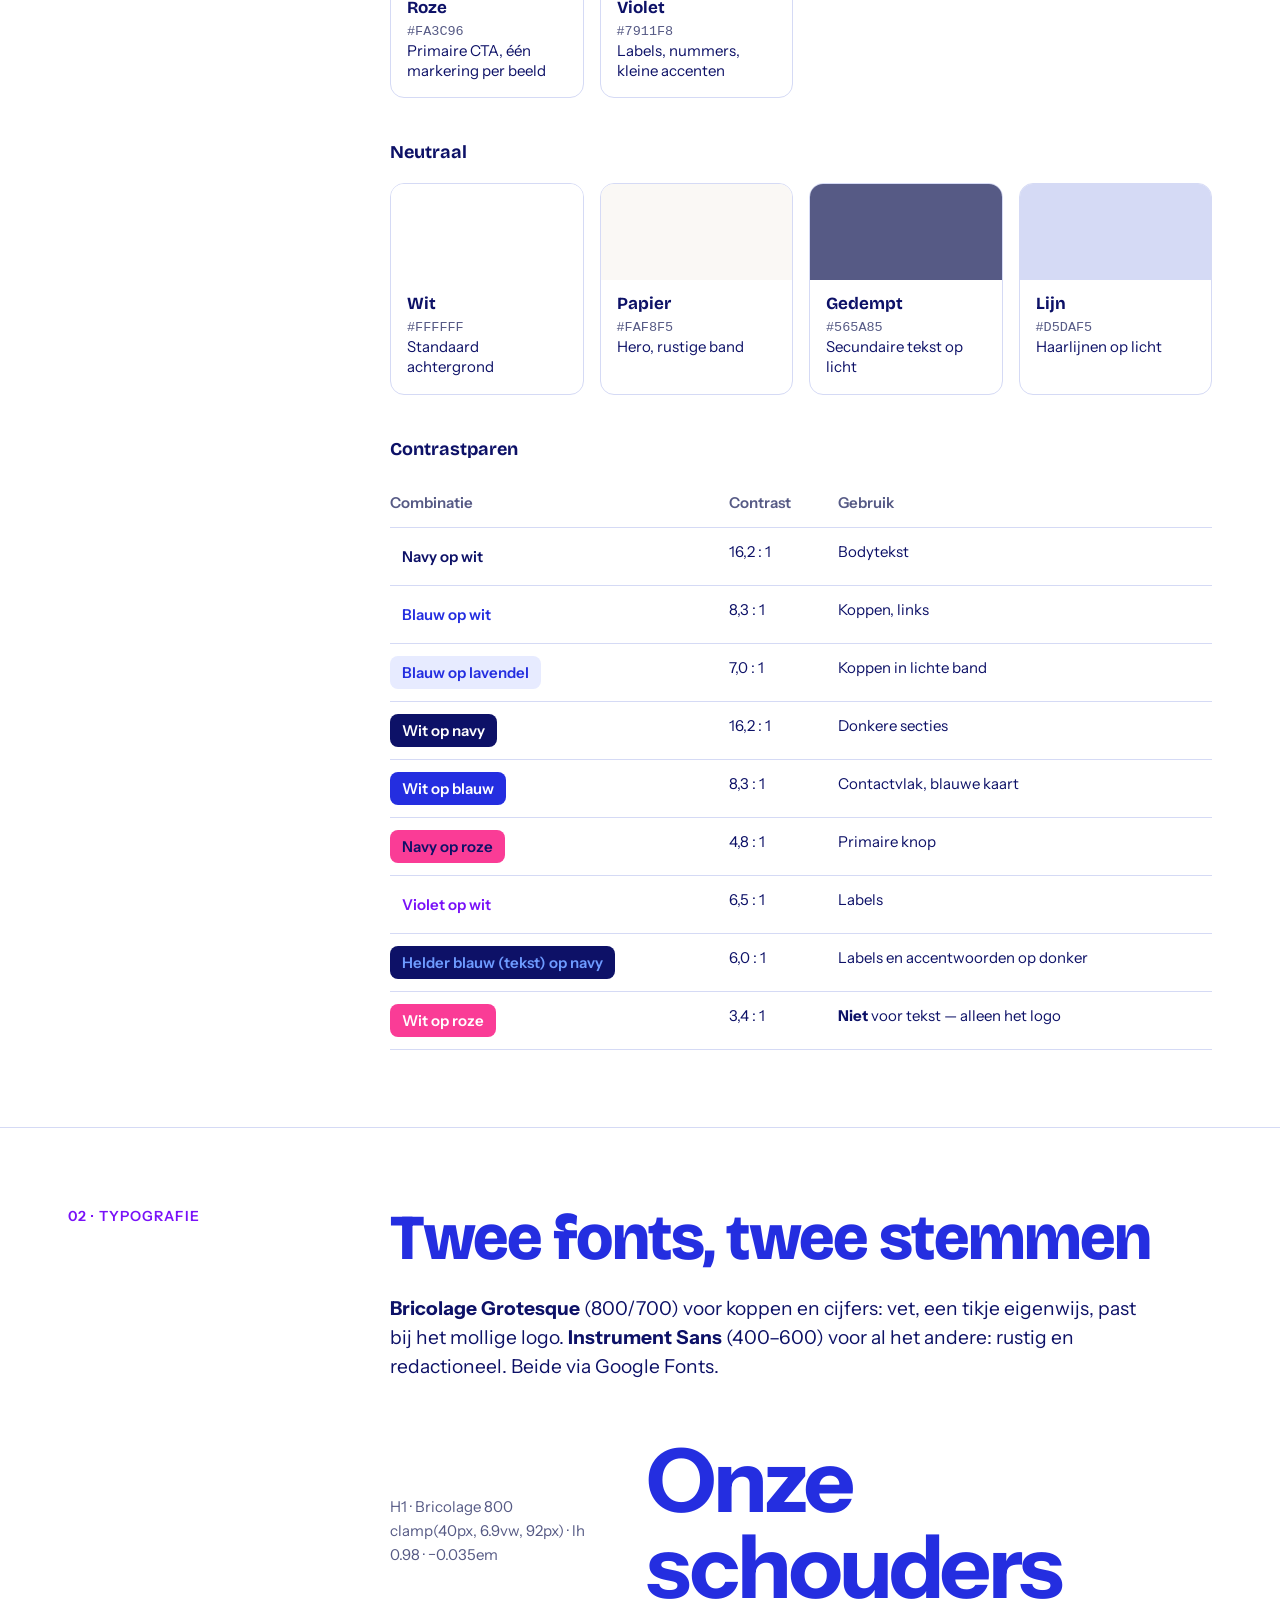
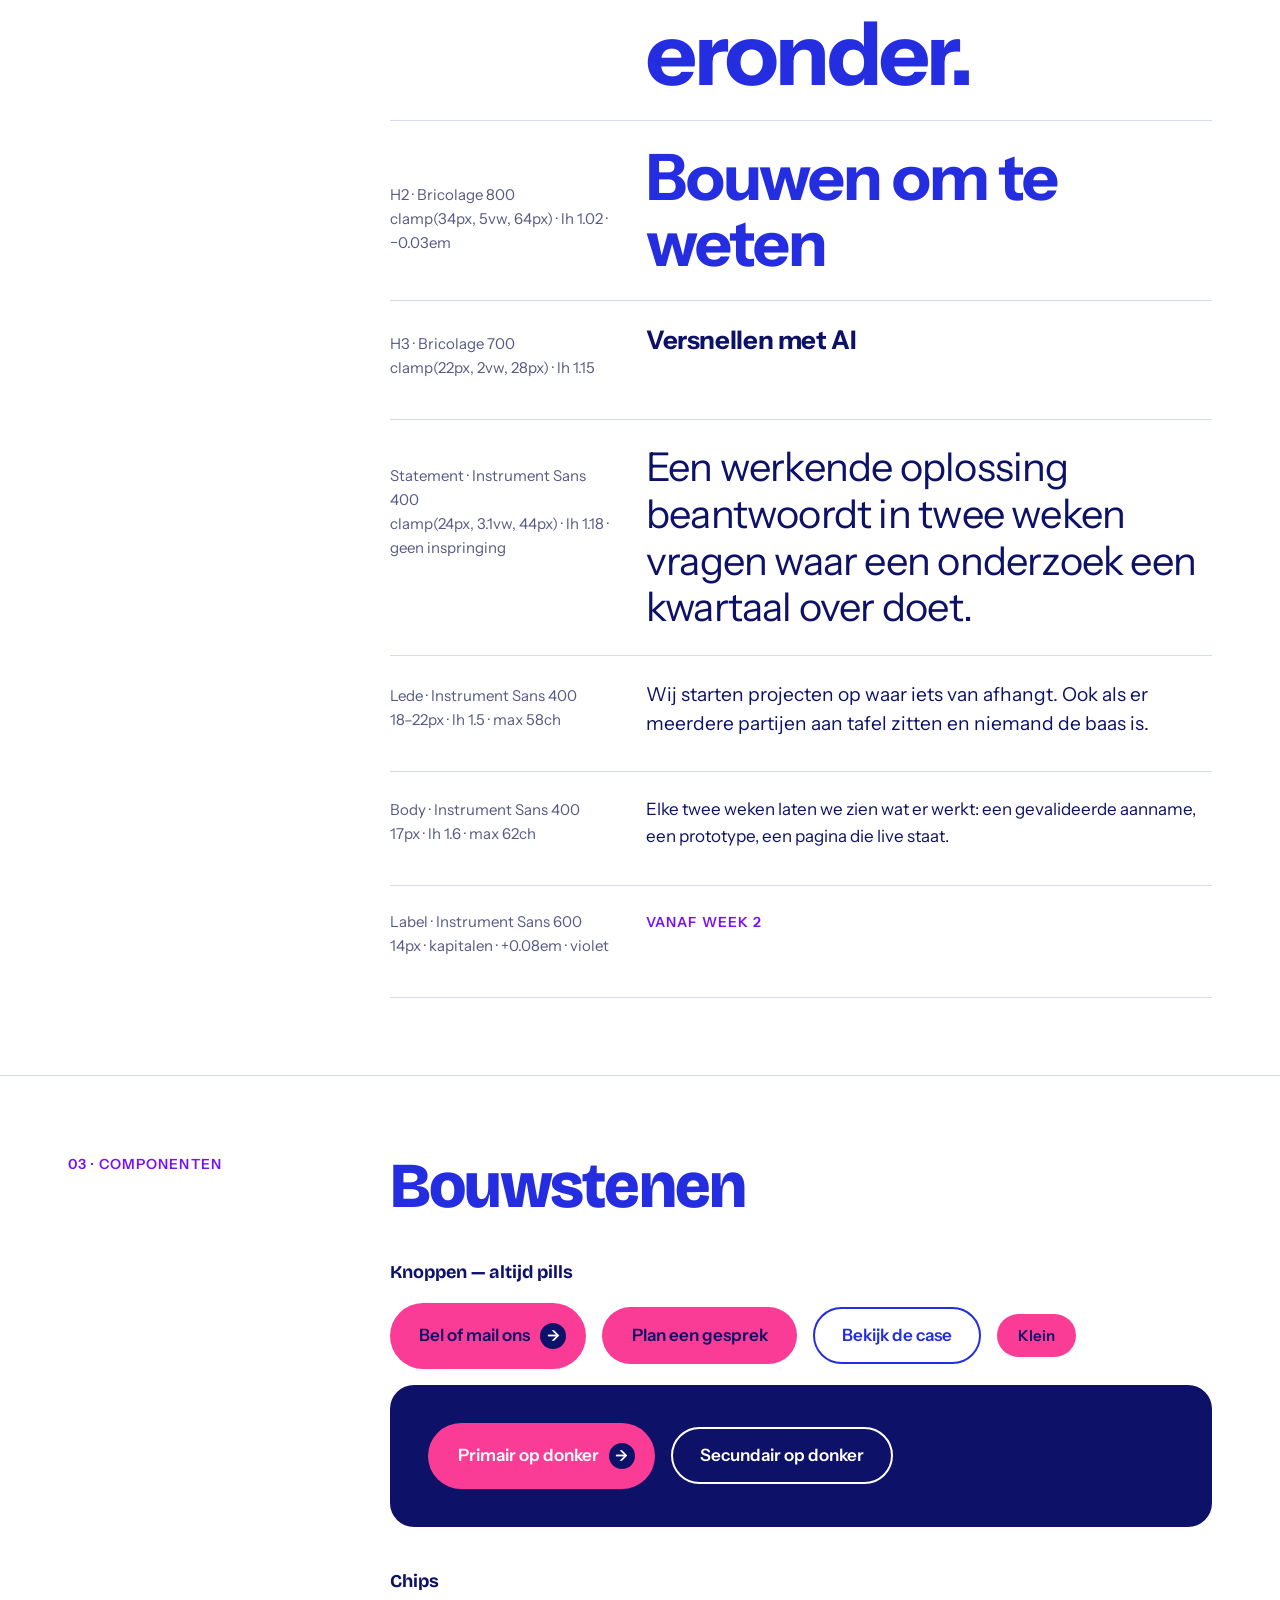
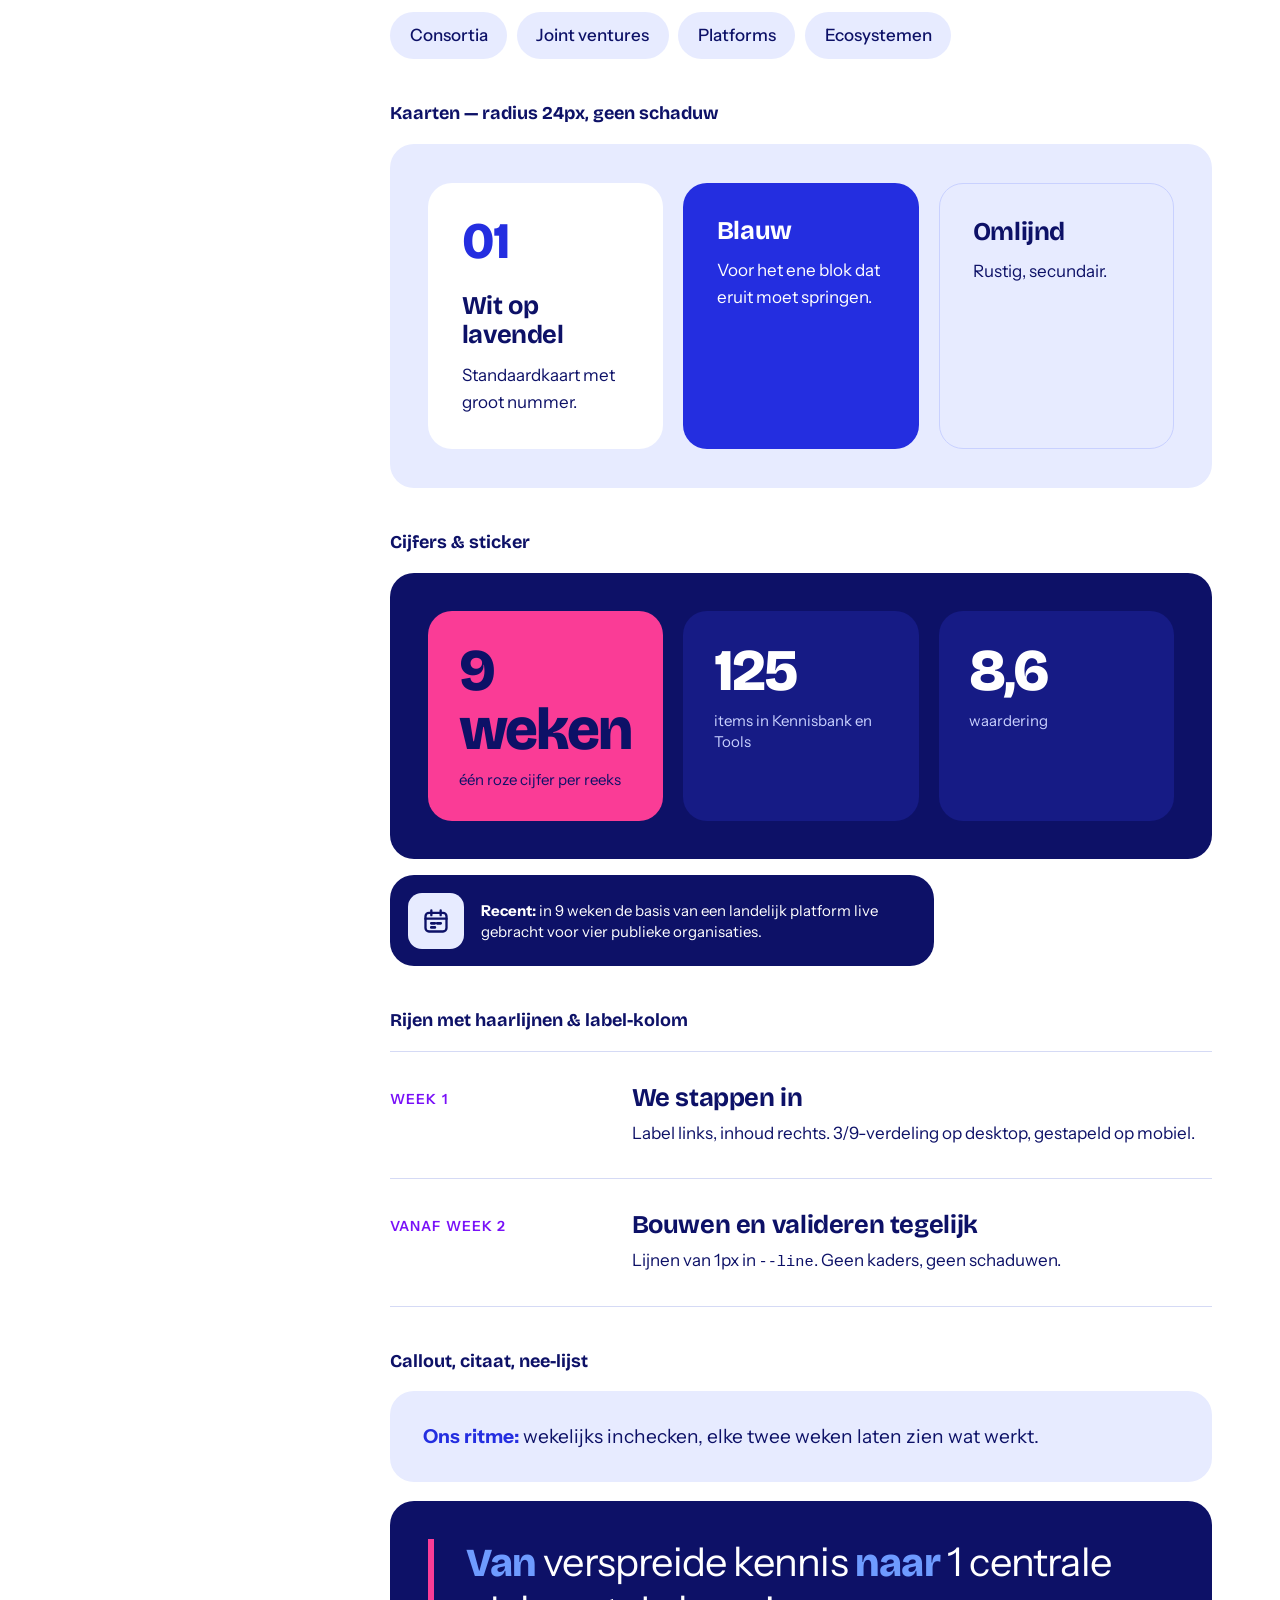
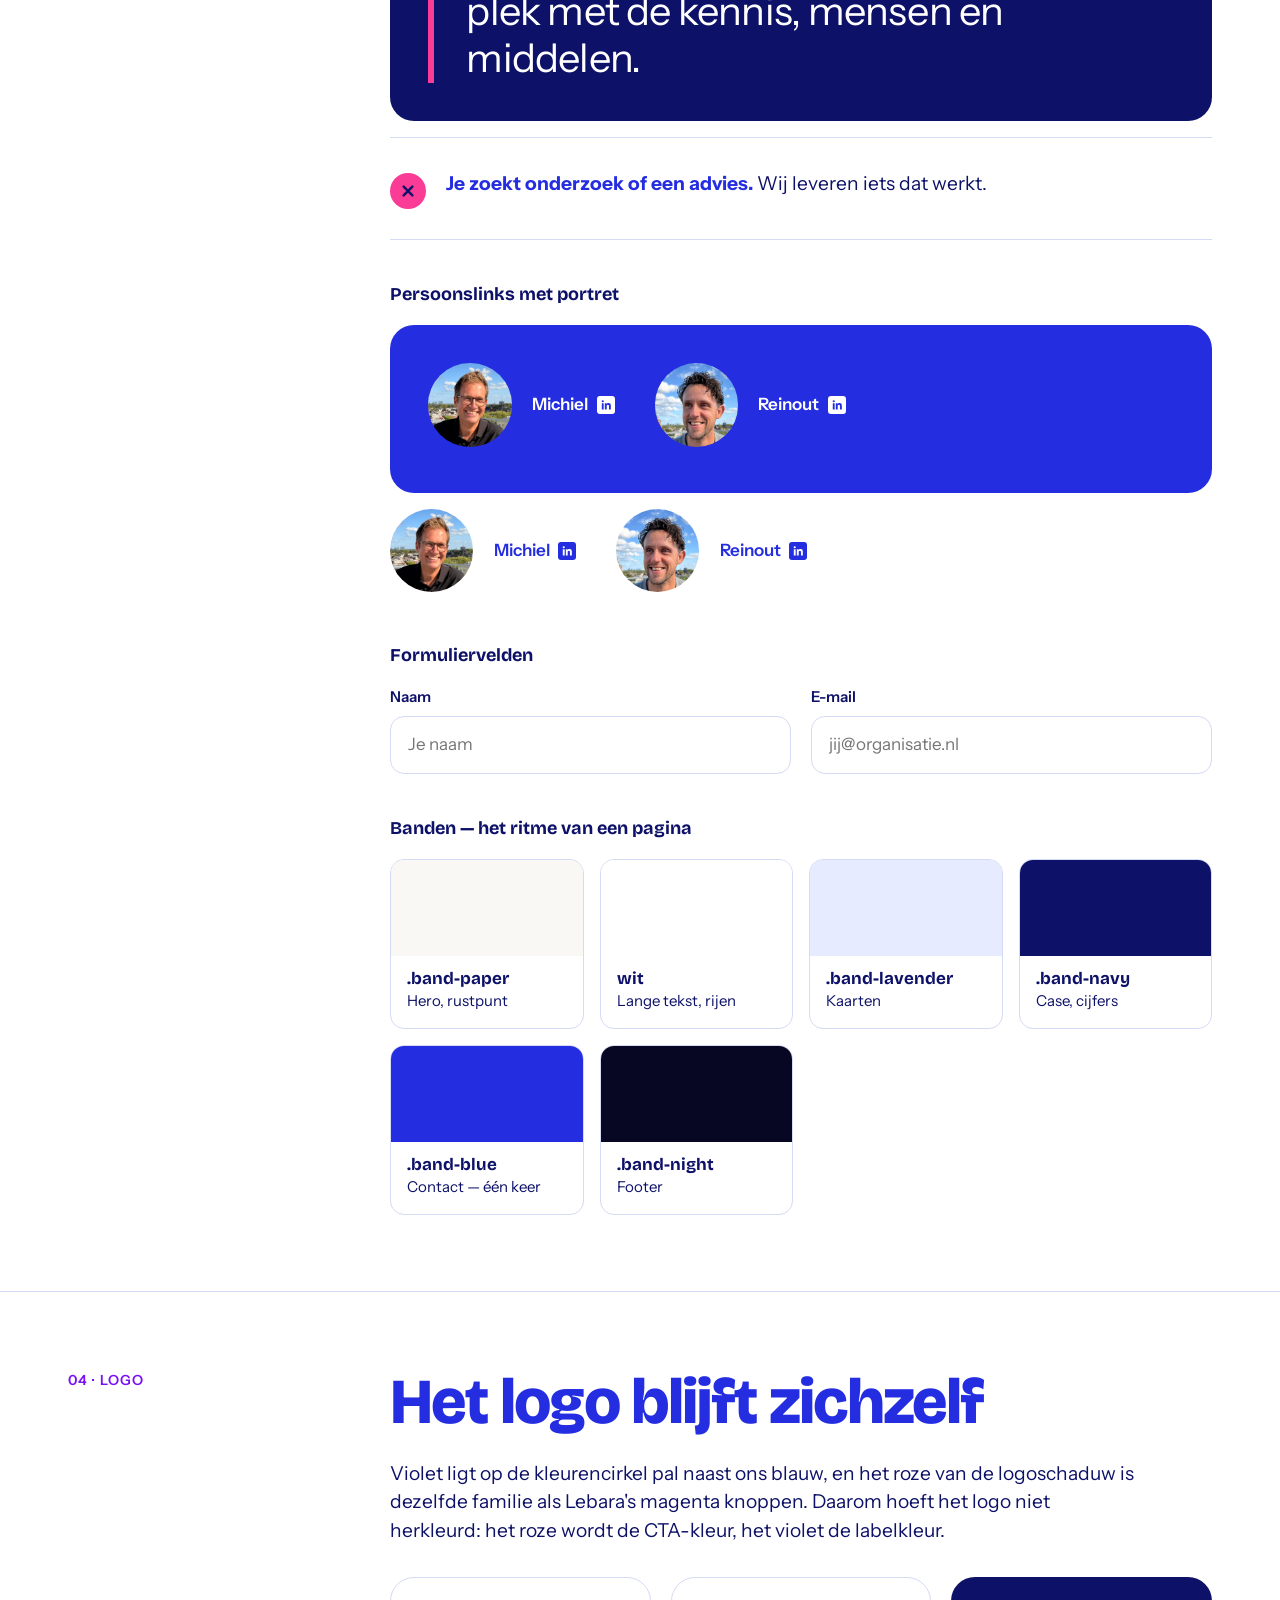
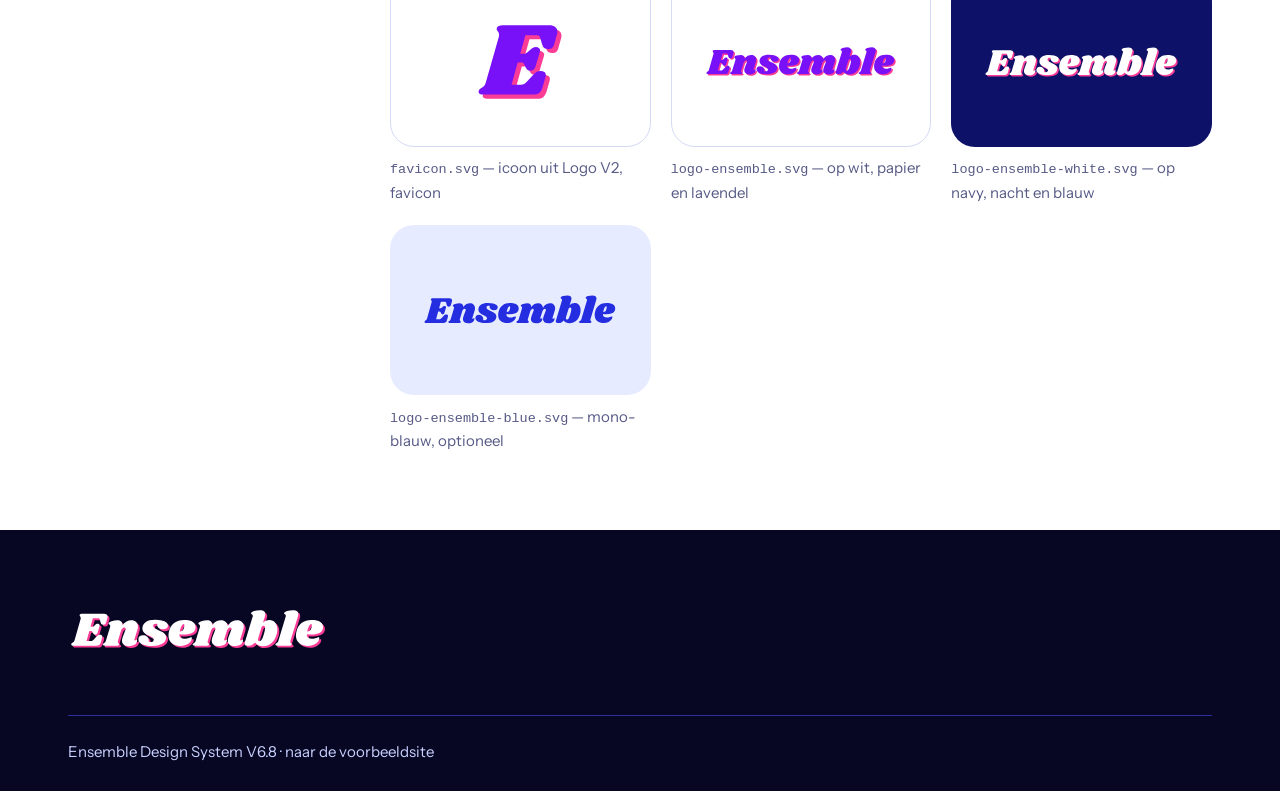
<file: styleguide.html>
<!DOCTYPE html>
<html lang="nl">
<head>
  <meta charset="utf-8" />
  <meta name="viewport" content="width=device-width, initial-scale=1" />
  <title>Ensemble — Design System V6.8</title>
  <link rel="icon" href="assets/favicon.svg" type="image/svg+xml" />
  <link rel="preconnect" href="https://fonts.googleapis.com" />
  <link rel="preconnect" href="https://fonts.gstatic.com" crossorigin />
  <link href="https://fonts.googleapis.com/css2?family=Bricolage+Grotesque:opsz,wght@12..96,400..800&family=Instrument+Sans:ital,wght@0,400..700;1,400..700&display=swap" rel="stylesheet" />
  <link rel="stylesheet" href="assets/ensemble.css" />
  <style>
    /* alleen voor deze styleguide-pagina */
    .sg-section { padding-block: clamp(3rem, 6vw, 5rem); border-bottom: 1px solid var(--line); }
    .sg-grid { display: grid; gap: 1rem; grid-template-columns: repeat(auto-fill, minmax(190px, 1fr)); }
    .swatch { border-radius: var(--radius-sm); overflow: hidden; border: 1px solid var(--line); background: var(--white); }
    .swatch i { display: block; height: 96px; }
    .swatch div { padding: 0.8rem 1rem 1rem; font-size: var(--fs-small); line-height: 1.35; }
    .swatch b { display: block; font-family: var(--f-display); font-size: 1.0625rem; color: var(--navy); }
    .swatch code { color: var(--muted); }
    .sg-sub { font-family: var(--f-display); font-weight: 700; font-size: 1.125rem; margin: 2.5rem 0 1rem; color: var(--navy); }
    .sg-row { display: flex; flex-wrap: wrap; gap: 1rem; align-items: center; }
    .sg-pad { border-radius: var(--radius); padding: clamp(1.25rem, 3vw, 2.5rem); }
    .sg-logo { display: grid; place-items: center; min-height: 170px; border-radius: var(--radius); padding: 2rem; }
    .sg-logo img { width: min(100%, 300px); }
    .type-row { display: grid; gap: 0.25rem 2rem; padding-block: 1.5rem; border-bottom: 1px solid var(--line); }
    @media (min-width: 900px) { .type-row { grid-template-columns: 14rem 1fr; align-items: baseline; } }
    .type-row .spec { font-size: var(--fs-small); color: var(--muted); }
    table { width: 100%; border-collapse: collapse; font-size: var(--fs-small); }
    th, td { text-align: left; padding: 0.75rem 1rem 0.75rem 0; border-bottom: 1px solid var(--line); vertical-align: top; }
    th { font-weight: 600; color: var(--muted); }
    .pair { display: inline-block; padding: 0.3em 0.8em; border-radius: 8px; font-weight: 600; }
    code { font-family: ui-monospace, 'SF Mono', Menlo, monospace; font-size: 0.9em; }
  </style>
</head>
<body>

  <header class="nav">
    <div class="wrap nav-inner">
      <a class="nav-logo" href="index.html"><img src="assets/logo-ensemble.svg" alt="Ensemble" width="178" height="30" /></a>
      <nav aria-label="Styleguide">
        <ul class="nav-links">
          <li><a href="#kleur">Kleur</a></li>
          <li><a href="#type">Type</a></li>
          <li><a href="#componenten">Componenten</a></li>
          <li><a href="#logo">Logo</a></li>
        </ul>
      </nav>
      <a class="btn btn-secondary btn-sm" href="index.html">Voorbeeldsite</a>
    </div>
  </header>

  <main>
    <section class="section band-paper">
      <div class="wrap">
        <p class="label" style="margin-bottom:1.5rem">Design System · V6.8 · 23 september 2026</p>
        <h1>Blauw &amp; redactioneel.</h1>
        <p class="statement" style="margin-top:2.5rem">De kleur, de vette koppen en de pills van Lebara. De rust, het raster en de grote zinnen van Verve. En het violet en roze van ons eigen logo als accent. Zonder animaties: alles staat stil en is direct leesbaar.</p>
      </div>
    </section>

    <!-- KLEUR -->
    <section class="sg-section" id="kleur">
      <div class="wrap">
        <div class="split">
          <p class="label">01 · Kleur</p>
          <div>
            <h2>Palet</h2>
            <p class="sg-sub">Blauw — kern</p>
            <div class="sg-grid">
              <div class="swatch"><i style="background:#242EE0"></i><div><b>Blauw</b><code>#242EE0</code><br />Koppen, links, contactvlak</div></div>
              <div class="swatch"><i style="background:#0D1167"></i><div><b>Navy</b><code>#0D1167</code><br />Inkt: bodytekst, donkere secties</div></div>
              <div class="swatch"><i style="background:#070723"></i><div><b>Nacht</b><code>#070723</code><br />Footer, diepste vlak</div></div>
              <div class="swatch"><i style="background:#3A7AFE"></i><div><b>Helder blauw</b><code>#3A7AFE</code><br />Vlakken op donker, geen kleine tekst</div></div>
              <div class="swatch"><i style="background:#6E9BFF"></i><div><b>Helder blauw (tekst)</b><code>#6E9BFF</code><br />Labels en accentwoorden op navy</div></div>
              <div class="swatch"><i style="background:#E7EBFF"></i><div><b>Lavendel</b><code>#E7EBFF</code><br />Lichte band, kaarten, chips</div></div>
              <div class="swatch"><i style="background:#C9D1FF"></i><div><b>Lavendel 2</b><code>#C9D1FF</code><br />Secundaire tekst op donker</div></div>
            </div>
            <p class="sg-sub">Logo-accenten — spaarzaam</p>
            <div class="sg-grid">
              <div class="swatch"><i style="background:#FA3C96"></i><div><b>Roze</b><code>#FA3C96</code><br />Primaire CTA, één markering per beeld</div></div>
              <div class="swatch"><i style="background:#7911F8"></i><div><b>Violet</b><code>#7911F8</code><br />Labels, nummers, kleine accenten</div></div>
            </div>
            <p class="sg-sub">Neutraal</p>
            <div class="sg-grid">
              <div class="swatch"><i style="background:#FFFFFF"></i><div><b>Wit</b><code>#FFFFFF</code><br />Standaard achtergrond</div></div>
              <div class="swatch"><i style="background:#FAF8F5"></i><div><b>Papier</b><code>#FAF8F5</code><br />Hero, rustige band</div></div>
              <div class="swatch"><i style="background:#565A85"></i><div><b>Gedempt</b><code>#565A85</code><br />Secundaire tekst op licht</div></div>
              <div class="swatch"><i style="background:#D5DAF5"></i><div><b>Lijn</b><code>#D5DAF5</code><br />Haarlijnen op licht</div></div>
            </div>

            <p class="sg-sub">Contrastparen</p>
            <table>
              <tr><th>Combinatie</th><th>Contrast</th><th>Gebruik</th></tr>
              <tr><td><span class="pair" style="background:#fff;color:#0D1167">Navy op wit</span></td><td>16,2 : 1</td><td>Bodytekst</td></tr>
              <tr><td><span class="pair" style="background:#fff;color:#242EE0">Blauw op wit</span></td><td>8,3 : 1</td><td>Koppen, links</td></tr>
              <tr><td><span class="pair" style="background:#E7EBFF;color:#242EE0">Blauw op lavendel</span></td><td>7,0 : 1</td><td>Koppen in lichte band</td></tr>
              <tr><td><span class="pair" style="background:#0D1167;color:#fff">Wit op navy</span></td><td>16,2 : 1</td><td>Donkere secties</td></tr>
              <tr><td><span class="pair" style="background:#242EE0;color:#fff">Wit op blauw</span></td><td>8,3 : 1</td><td>Contactvlak, blauwe kaart</td></tr>
              <tr><td><span class="pair" style="background:#FA3C96;color:#0D1167">Navy op roze</span></td><td>4,8 : 1</td><td>Primaire knop</td></tr>
              <tr><td><span class="pair" style="background:#fff;color:#7911F8">Violet op wit</span></td><td>6,5 : 1</td><td>Labels</td></tr>
              <tr><td><span class="pair" style="background:#0D1167;color:#6E9BFF">Helder blauw (tekst) op navy</span></td><td>6,0 : 1</td><td>Labels en accentwoorden op donker</td></tr>
              <tr><td><span class="pair" style="background:#FA3C96;color:#fff">Wit op roze</span></td><td>3,4 : 1</td><td><strong>Niet</strong> voor tekst — alleen het logo</td></tr>
            </table>
          </div>
        </div>
      </div>
    </section>

    <!-- TYPE -->
    <section class="sg-section" id="type">
      <div class="wrap">
        <div class="split">
          <p class="label">02 · Typografie</p>
          <div>
            <h2>Twee fonts, twee stemmen</h2>
            <p class="lede" style="margin-top:1.5rem"><strong>Bricolage Grotesque</strong> (800/700) voor koppen en cijfers: vet, een tikje eigenwijs, past bij het mollige logo. <strong>Instrument Sans</strong> (400–600) voor al het andere: rustig en redactioneel. Beide via Google Fonts.</p>
            <div style="margin-top:2rem">
              <div class="type-row"><p class="spec">H1 · Bricolage 800<br />clamp(40px, 6.9vw, 92px) · lh 0.98 · −0.035em</p><p class="h1">Onze schouders eronder.</p></div>
              <div class="type-row"><p class="spec">H2 · Bricolage 800<br />clamp(34px, 5vw, 64px) · lh 1.02 · −0.03em</p><p class="h2">Bouwen om te weten</p></div>
              <div class="type-row"><p class="spec">H3 · Bricolage 700<br />clamp(22px, 2vw, 28px) · lh 1.15</p><p class="h3">Versnellen met AI</p></div>
              <div class="type-row"><p class="spec">Statement · Instrument Sans 400<br />clamp(24px, 3.1vw, 44px) · lh 1.18 · geen inspringing</p><p class="statement">Een werkende oplossing beantwoordt in twee weken vragen waar een onderzoek een kwartaal over doet.</p></div>
              <div class="type-row"><p class="spec">Lede · Instrument Sans 400<br />18–22px · lh 1.5 · max 58ch</p><p class="lede">Wij starten projecten op waar iets van afhangt. Ook als er meerdere partijen aan tafel zitten en niemand de baas is.</p></div>
              <div class="type-row"><p class="spec">Body · Instrument Sans 400<br />17px · lh 1.6 · max 62ch</p><p class="measure">Elke twee weken laten we zien wat er werkt: een gevalideerde aanname, een prototype, een pagina die live staat.</p></div>
              <div class="type-row"><p class="spec">Label · Instrument Sans 600<br />14px · kapitalen · +0.08em · violet</p><p class="label">Vanaf week 2</p></div>
            </div>
          </div>
        </div>
      </div>
    </section>

    <!-- COMPONENTEN -->
    <section class="sg-section" id="componenten">
      <div class="wrap">
        <div class="split">
          <p class="label">03 · Componenten</p>
          <div>
            <h2>Bouwstenen</h2>

            <p class="sg-sub">Knoppen — altijd pills</p>
            <div class="sg-row">
              <a class="btn btn-primary" href="#componenten">Bel of mail ons <span class="arrow" aria-hidden="true">→</span></a>
              <a class="btn btn-primary" href="#componenten">Plan een gesprek</a>
              <a class="btn btn-secondary" href="#componenten">Bekijk de case</a>
              <a class="btn btn-primary btn-sm" href="#componenten">Klein</a>
            </div>
            <div class="sg-row sg-pad band-navy" style="margin-top:1rem">
              <a class="btn btn-primary" href="#componenten">Primair op donker <span class="arrow" aria-hidden="true">→</span></a>
              <a class="btn btn-secondary" href="#componenten">Secundair op donker</a>
            </div>

            <p class="sg-sub">Chips</p>
            <ul class="chips"><li>Consortia</li><li>Joint ventures</li><li>Platforms</li><li>Ecosystemen</li></ul>

            <p class="sg-sub">Kaarten — radius 24px, geen schaduw</p>
            <div class="sg-pad band-lavender">
              <div class="cards cards-3">
                <article class="card"><p class="n">01</p><h3>Wit op lavendel</h3><p>Standaardkaart met groot nummer.</p></article>
                <article class="card card-blue"><h3>Blauw</h3><p>Voor het ene blok dat eruit moet springen.</p></article>
                <article class="card card-outline" style="border-color:var(--lavender-2)"><h3>Omlijnd</h3><p>Rustig, secundair.</p></article>
              </div>
            </div>

            <p class="sg-sub">Cijfers &amp; sticker</p>
            <div class="sg-pad band-navy">
              <dl class="stats">
                <div class="stat stat-accent"><dt>9 weken</dt><dd>één roze cijfer per reeks</dd></div>
                <div class="stat"><dt>125</dt><dd>items in Kennisbank en Tools</dd></div>
                <div class="stat"><dt>8,6</dt><dd>waardering</dd></div>
              </dl>
            </div>
            <div style="margin-top:1rem"><div class="sticker"><span class="icon" aria-hidden="true"><svg viewBox="0 0 24 24" width="28" height="28" fill="none" stroke="currentColor" stroke-width="2" stroke-linecap="round" stroke-linejoin="round"><rect x="3" y="5" width="18" height="16" rx="3"/><path d="M3 10h18M8 3v4M16 3v4"/><path d="M8 14h3M13 14h3M8 17.5h3" stroke-width="2.4"/></svg></span><p><strong>Recent:</strong> in 9 weken de basis van een landelijk platform live gebracht voor vier publieke organisaties.</p></div></div>

            <p class="sg-sub">Rijen met haarlijnen &amp; label-kolom</p>
            <ol class="rows steps">
              <li><p class="label when">Week 1</p><div><h3>We stappen in</h3><p>Label links, inhoud rechts. 3/9-verdeling op desktop, gestapeld op mobiel.</p></div></li>
              <li><p class="label when">Vanaf week 2</p><div><h3>Bouwen en valideren tegelijk</h3><p>Lijnen van 1px in <code>--line</code>. Geen kaders, geen schaduwen.</p></div></li>
            </ol>

            <p class="sg-sub">Callout, citaat, nee-lijst</p>
            <p class="callout"><strong>Ons ritme:</strong> wekelijks inchecken, elke twee weken laten zien wat werkt.</p>
            <div class="sg-pad band-navy" style="margin-top:1rem"><blockquote class="quote"><b>Van</b> verspreide kennis <b>naar</b> 1 centrale plek met de kennis, mensen en middelen.</blockquote></div>
            <ul class="rows nots" style="margin-top:1rem"><li><span class="x" aria-hidden="true"><svg viewBox="0 0 16 16" width="14" height="14" aria-hidden="true" focusable="false"><path d="M3 3l10 10M13 3L3 13" stroke="currentColor" stroke-width="2.75" stroke-linecap="round"/></svg></span><p><strong>Je zoekt onderzoek of een advies.</strong> Wij leveren iets dat werkt.</p></li></ul>

            <p class="sg-sub">Persoonslinks met portret</p>
            <div class="sg-pad card-blue"><ul class="person-links"><li><a href="https://www.linkedin.com/in/michielalkemade/"><span class="avatar"><img src="assets/foto-michiel.jpg" alt="Michiel" /></span>Michiel <svg class="li" viewBox="0 0 24 24" width="18" height="18" aria-hidden="true" focusable="false"><rect width="24" height="24" rx="4" fill="currentColor"/><path fill="var(--li-bg,#242EE0)" d="M6.4 9.6h2.5V18H6.4zM7.65 5.5a1.45 1.45 0 1 1 0 2.9 1.45 1.45 0 0 1 0-2.9zM10.4 9.6h2.4v1.15c.35-.65 1.2-1.35 2.5-1.35 2.65 0 3.15 1.75 3.15 4V18h-2.5v-4.1c0-1 0-2.25-1.4-2.25s-1.6 1.05-1.6 2.15V18h-2.5z"/></svg></a></li><li><a href="https://www.linkedin.com/in/rdengelbronner/"><span class="avatar"><img src="assets/foto-reinout.jpg" alt="Reinout" /></span>Reinout <svg class="li" viewBox="0 0 24 24" width="18" height="18" aria-hidden="true" focusable="false"><rect width="24" height="24" rx="4" fill="currentColor"/><path fill="var(--li-bg,#242EE0)" d="M6.4 9.6h2.5V18H6.4zM7.65 5.5a1.45 1.45 0 1 1 0 2.9 1.45 1.45 0 0 1 0-2.9zM10.4 9.6h2.4v1.15c.35-.65 1.2-1.35 2.5-1.35 2.65 0 3.15 1.75 3.15 4V18h-2.5v-4.1c0-1 0-2.25-1.4-2.25s-1.6 1.05-1.6 2.15V18h-2.5z"/></svg></a></li></ul></div>
            <ul class="person-links person-links-light" style="margin-top:1rem"><li><a href="https://www.linkedin.com/in/michielalkemade/"><span class="avatar"><img src="assets/foto-michiel.jpg" alt="Michiel" /></span>Michiel <svg class="li" viewBox="0 0 24 24" width="18" height="18" aria-hidden="true" focusable="false"><rect width="24" height="24" rx="4" fill="currentColor"/><path fill="var(--li-bg,#242EE0)" d="M6.4 9.6h2.5V18H6.4zM7.65 5.5a1.45 1.45 0 1 1 0 2.9 1.45 1.45 0 0 1 0-2.9zM10.4 9.6h2.4v1.15c.35-.65 1.2-1.35 2.5-1.35 2.65 0 3.15 1.75 3.15 4V18h-2.5v-4.1c0-1 0-2.25-1.4-2.25s-1.6 1.05-1.6 2.15V18h-2.5z"/></svg></a></li><li><a href="https://www.linkedin.com/in/rdengelbronner/"><span class="avatar"><img src="assets/foto-reinout.jpg" alt="Reinout" /></span>Reinout <svg class="li" viewBox="0 0 24 24" width="18" height="18" aria-hidden="true" focusable="false"><rect width="24" height="24" rx="4" fill="currentColor"/><path fill="var(--li-bg,#242EE0)" d="M6.4 9.6h2.5V18H6.4zM7.65 5.5a1.45 1.45 0 1 1 0 2.9 1.45 1.45 0 0 1 0-2.9zM10.4 9.6h2.4v1.15c.35-.65 1.2-1.35 2.5-1.35 2.65 0 3.15 1.75 3.15 4V18h-2.5v-4.1c0-1 0-2.25-1.4-2.25s-1.6 1.05-1.6 2.15V18h-2.5z"/></svg></a></li></ul>

            <p class="sg-sub">Formuliervelden</p>
            <div class="cards cards-2">
              <div class="field"><label for="sg-naam">Naam</label><input id="sg-naam" type="text" placeholder="Je naam" /></div>
              <div class="field"><label for="sg-mail">E-mail</label><input id="sg-mail" type="email" placeholder="jij@organisatie.nl" /></div>
            </div>

            <p class="sg-sub">Banden — het ritme van een pagina</p>
            <div class="sg-grid">
              <div class="swatch"><i class="band-paper"></i><div><b>.band-paper</b>Hero, rustpunt</div></div>
              <div class="swatch"><i style="background:#fff"></i><div><b>wit</b>Lange tekst, rijen</div></div>
              <div class="swatch"><i class="band-lavender"></i><div><b>.band-lavender</b>Kaarten</div></div>
              <div class="swatch"><i class="band-navy"></i><div><b>.band-navy</b>Case, cijfers</div></div>
              <div class="swatch"><i class="band-blue"></i><div><b>.band-blue</b>Contact — één keer</div></div>
              <div class="swatch"><i class="band-night"></i><div><b>.band-night</b>Footer</div></div>
            </div>
          </div>
        </div>
      </div>
    </section>

    <!-- LOGO -->
    <section class="sg-section" id="logo" style="border-bottom:0">
      <div class="wrap">
        <div class="split">
          <p class="label">04 · Logo</p>
          <div>
            <h2>Het logo blijft zichzelf</h2>
            <p class="lede" style="margin-top:1.5rem">Violet ligt op de kleurencirkel pal naast ons blauw, en het roze van de logoschaduw is dezelfde familie als Lebara's magenta knoppen. Daarom hoeft het logo niet herkleurd: het roze wordt de CTA-kleur, het violet de labelkleur.</p>
            <div class="cards cards-3" style="margin-top:2rem">
              <div><div class="sg-logo" style="background:#fff;border:1px solid var(--line)"><img src="assets/favicon.svg" alt="Ensemble icoon" style="width:96px" /></div><p class="small muted" style="margin-top:0.6rem"><code>favicon.svg</code> — icoon uit Logo V2, favicon</p></div>
              <div><div class="sg-logo" style="background:#fff;border:1px solid var(--line)"><img src="assets/logo-ensemble.svg" alt="Ensemble logo, origineel" /></div><p class="small muted" style="margin-top:0.6rem"><code>logo-ensemble.svg</code> — op wit, papier en lavendel</p></div>
              <div><div class="sg-logo band-navy"><img src="assets/logo-ensemble-white.svg" alt="Ensemble logo, wit met roze schaduw" /></div><p class="small muted" style="margin-top:0.6rem"><code>logo-ensemble-white.svg</code> — op navy, nacht en blauw</p></div>
              <div><div class="sg-logo band-lavender"><img src="assets/logo-ensemble-blue.svg" alt="Ensemble logo, blauw" /></div><p class="small muted" style="margin-top:0.6rem"><code>logo-ensemble-blue.svg</code> — mono-blauw, optioneel</p></div>
            </div>
          </div>
        </div>
      </div>
    </section>
  </main>

  <footer class="footer band-night">
    <div class="wrap">
      <img class="footer-logo" src="assets/logo-ensemble-white.svg" alt="Ensemble" width="260" height="44" />
      <div class="footer-bottom"><p>Ensemble Design System V6.8 · <a href="index.html">naar de voorbeeldsite</a></p></div>
    </div>
  </footer>
</body>
</html>
</file>
<file: assets/ensemble.css>
/* ==========================================================================
   Ensemble — Design System V6.8 · "Blauw & Redactioneel"
   Bron: lebara.nl (blauw, vette koppen, pills, ronde kaarten)
       + verveagency.com (redactionele opzet, label-kolom, haarlijnen, wit)
       + Logo/logo-ensemble.svg (violet #7911F8 + roze #FA3C96)
   Bewust GEEN animaties of transitions. Hover/focus = directe kleurwissel.
   ========================================================================== */

/* ---------- 1. Tokens ---------- */
:root {
  /* blauw — kern */
  --blue: #242EE0;        /* elektrisch blauw: koppen, links, contactvlak */
  --navy: #0D1167;        /* inkt: bodytekst, donkere secties */
  --night: #070723;       /* diepste vlak: footer */
  --sky: #3A7AFE;         /* helder blauw: vlakken/iconen op donker (niet voor kleine tekst) */
  --sky-text: #6E9BFF;    /* helder blauw voor tekst op navy (6,0:1) */
  --lavender: #E7EBFF;    /* lichte band, kaarten, chips */
  --lavender-2: #C9D1FF;  /* tekst/lijnen op donker */
  /* logo-accenten */
  --violet: #7911F8;      /* logo-voorvlak: nummers, labels, kleine accenten */
  --pink: #FA3C96;        /* logo-schaduw: primaire CTA, markeringen */
  /* neutraal */
  --paper: #FAF8F5;       /* warme off-white: hero */
  --white: #FFFFFF;
  --muted: #565A85;       /* secundaire tekst op licht */
  --line: #D5DAF5;        /* haarlijnen op licht */
  --line-dark: #2B3096;   /* haarlijnen op navy */
  --navy-2: #161B85;      /* kaart op navy */

  /* rollen */
  --bg: var(--white);
  --ink: var(--navy);
  --accent: var(--pink);

  /* type */
  --f-display: 'Bricolage Grotesque', 'Arial Black', system-ui, sans-serif;
  --f-body: 'Instrument Sans', system-ui, -apple-system, 'Segoe UI', sans-serif;

  --fs-h1: clamp(2.5rem, 6.9vw, 5.75rem);
  --fs-h2: clamp(2.125rem, 5vw, 4rem);
  --fs-h3: clamp(1.375rem, 2vw, 1.75rem);
  --fs-statement: clamp(1.5rem, 3.1vw, 2.75rem);
  --fs-lede: clamp(1.125rem, 1.5vw, 1.375rem);
  --fs-body: 1.0625rem;   /* 17px */
  --fs-small: 0.9375rem;  /* 15px */
  --fs-label: 0.875rem;   /* 14px */

  /* vorm */
  --radius: 24px;
  --radius-sm: 14px;
  --pill: 9999px;

  /* ruimte */
  --gutter: clamp(1.25rem, 4vw, 3rem);
  --section: clamp(4.5rem, 10vw, 8.75rem);
  --wrap: 1240px;
}

/* ---------- 2. Basis ---------- */
*, *::before, *::after { box-sizing: border-box; }
html { -webkit-text-size-adjust: 100%; -webkit-tap-highlight-color: transparent; }
body {
  margin: 0;
  background: var(--bg);
  color: var(--ink);
  font-family: var(--f-body);
  font-size: var(--fs-body);
  line-height: 1.6;
  -webkit-font-smoothing: antialiased;
}
img, svg { max-width: 100%; display: block; }
a { color: var(--blue); text-underline-offset: 0.18em; text-decoration-thickness: 1.5px; }
a:hover { color: var(--navy); }
:focus-visible { outline: 3px solid var(--pink); outline-offset: 3px; }
p { margin: 0 0 1em; }
p:last-child { margin-bottom: 0; }
[id] { scroll-margin-top: 96px; }

.wrap { max-width: var(--wrap); margin-inline: auto; padding-inline: var(--gutter); }
.section { padding-block: var(--section); }
.measure { max-width: 62ch; }

/* ---------- 3. Typografie ---------- */
h1, h2, h3 { font-family: var(--f-display); margin: 0; text-wrap: balance; }
h1, .h1 { font-size: var(--fs-h1); font-weight: 800; line-height: 0.98; letter-spacing: -0.035em; color: var(--blue); }
h2, .h2 { font-size: var(--fs-h2); font-weight: 800; line-height: 1.02; letter-spacing: -0.03em; color: var(--blue); }
h3, .h3 { font-size: var(--fs-h3); font-weight: 700; line-height: 1.15; letter-spacing: -0.015em; color: var(--navy); }

/* Verve-statement: grote, lichte zin (sinds 6.1 zonder inspringing) */
.statement {
  font-size: var(--fs-statement);
  font-weight: 400;
  line-height: 1.18;
  letter-spacing: -0.02em;
  max-width: 24em;
  margin: 0;
  text-wrap: pretty;
}
.lede { font-size: var(--fs-lede); line-height: 1.5; max-width: 58ch; }
.muted { color: var(--muted); }
.small { font-size: var(--fs-small); }
.label {
  font-size: var(--fs-label);
  font-weight: 600;
  letter-spacing: 0.08em;
  text-transform: uppercase;
  color: var(--violet);
  margin: 0;
}

/* ---------- 4. Banden (sectie-achtergronden) ---------- */
.band-paper { background: var(--paper); }
.band-lavender { background: var(--lavender); }
.band-navy { background: var(--navy); color: var(--white); }
.band-blue { background: var(--blue); color: var(--white); }
.band-night { background: var(--night); color: var(--lavender-2); }

.band-navy h2, .band-navy h3, .band-blue h2, .band-blue h3 { color: var(--white); }
.band-navy .label { color: var(--sky-text); }
.band-blue .label { color: var(--lavender); }
.band-navy .muted, .band-blue .muted { color: var(--lavender-2); }
.band-navy a, .band-blue a, .band-night a { color: var(--white); }
.band-navy a:hover, .band-blue a:hover, .band-night a:hover { color: var(--pink); }
.band-blue a:hover { color: var(--lavender); }

/* ---------- 5. Knoppen (pills) ---------- */
.btn {
  display: inline-flex; align-items: center; gap: 0.6em;
  font-family: var(--f-body); font-size: 1.0625rem; font-weight: 600; line-height: 1;
  padding: 1.05em 1.6em;
  border-radius: var(--pill);
  border: 2px solid transparent;
  text-decoration: none; cursor: pointer; white-space: nowrap;
}
.btn .arrow {
  display: inline-grid; place-items: center;
  width: 1.7em; height: 1.7em; margin-right: -0.6em;
  border-radius: 50%; background: var(--navy); color: var(--white); font-size: 0.9em;
}
.btn-primary { background: var(--pink); color: var(--navy); }
.btn-primary:hover { background: var(--navy); color: var(--white); }
.btn-primary:hover .arrow { background: var(--pink); color: var(--navy); }
.btn-secondary { background: transparent; color: var(--blue); border-color: var(--blue); }
.btn-secondary:hover { background: var(--blue); color: var(--white); }
.btn-sm { font-size: 0.9375rem; padding: 0.8em 1.25em; }
.band-navy .btn-primary:hover, .band-blue .btn-primary:hover { background: var(--white); color: var(--navy); }
.band-navy .btn-secondary, .band-blue .btn-secondary { color: var(--white); border-color: var(--white); }
.band-navy .btn-secondary:hover, .band-blue .btn-secondary:hover { background: var(--white); color: var(--navy); }

.link-arrow { font-weight: 600; font-size: var(--fs-lede); }

/* foto-placeholder (rond, grijs) — in 6.6 komt hier een <img> in */
.avatar { display: inline-block; flex: none; width: 4rem; height: 4rem; border-radius: 50%; background: #CFCFCF; overflow: hidden; }
.duo .avatar { border: 3px solid var(--paper); }
.duo .avatar + .avatar { position: relative; }
.avatar img { width: 100%; height: 100%; object-fit: cover; display: block; }
.duo { display: inline-flex; flex: none; }
.duo .avatar + .avatar { margin-left: -1.25rem; }
.hero-cta-row { display: flex; flex-wrap: wrap; align-items: center; gap: 1rem 1.5rem; }

/* persoonslink met LinkedIn-icoon (icoon in tekstkleur, "in" in de achtergrondkleur) */
.person-links { display: grid; grid-template-columns: repeat(auto-fit, minmax(11.5rem, max-content)); gap: 1rem 2.5rem; list-style: none; margin: 0; padding: 0; }
.person-links a { display: inline-flex; align-items: center; gap: 0.5em; font-weight: 600; text-decoration: none; }
.person-links .avatar { width: 5.2rem; height: 5.2rem; margin-right: 0.75rem; }  /* 30% groter dan --avatar: hier zie je de persoon */
.person-links a:hover { text-decoration: underline; }
.person-links .li { flex: none; }
.card-blue .person-links a { color: var(--white); --li-bg: var(--blue); }
.band-blue .person-links a { color: var(--white); --li-bg: var(--blue); }
.person-links-light a { color: var(--blue); --li-bg: var(--white); }

/* ---------- 6. Navigatie ---------- */
.nav { position: sticky; top: 0; z-index: 10; background: var(--white); border-bottom: 1px solid var(--line); }
.nav-inner { display: flex; align-items: center; justify-content: space-between; gap: 1rem; min-height: 76px; }
.nav-logo img { height: 30px; width: auto; }
.nav-links {
  display: flex; gap: 0.25rem; list-style: none; margin: 0; padding: 0.3rem;
  background: var(--lavender); border-radius: var(--pill);
}
.nav-links a {
  display: block; padding: 0.5em 1.1em; border-radius: var(--pill);
  color: var(--navy); font-size: var(--fs-small); font-weight: 500; text-decoration: none;
}
.nav-links a:hover { background: var(--white); color: var(--blue); }

/* ---------- 7. Redactioneel raster (label-kolom + inhoud) ---------- */
.split { display: grid; gap: 1.5rem var(--gutter); }
.section-head { margin-bottom: clamp(2.5rem, 5vw, 4.5rem); }
.section-head h2 + .statement, .section-head h2 + .lede { margin-top: clamp(1.5rem, 3vw, 2.5rem); }

/* rijen met haarlijnen */
.rows { list-style: none; margin: 0; padding: 0; border-top: 1px solid var(--line); }
.rows > li { border-bottom: 1px solid var(--line); padding-block: clamp(1.25rem, 2.4vw, 2rem); }
.band-navy .rows, .band-navy .rows > li { border-color: var(--line-dark); }

/* grote uitspraken-lijst ("Wanneer bel je ons") — zonder nummers */
.claims p { font-family: var(--f-display); font-weight: 700; font-size: clamp(1.5rem, 3.2vw, 2.625rem); line-height: 1.08; letter-spacing: -0.025em; color: var(--navy); margin: 0; }
.claims p em { font-style: normal; color: var(--blue); }

/* stappen-rijen ("Zo verloopt een traject") */
.steps > li { display: grid; gap: 0.5rem var(--gutter); }
.steps .when { padding-top: 0.35em; }
.steps h3 { margin-bottom: 0.5rem; }
.steps p { max-width: 62ch; }

/* ---------- 8. Chips ---------- */
.chips { display: flex; flex-wrap: wrap; gap: 0.6rem; list-style: none; margin: 0; padding: 0; }
.chips li {
  padding: 0.6em 1.15em; border-radius: var(--pill);
  background: var(--lavender); color: var(--navy);
  font-weight: 500; font-size: var(--fs-body);
}
.band-lavender .chips li { background: var(--white); }

/* ---------- 9. Kaarten ---------- */
.cards { display: grid; gap: 1.25rem; }
.card { background: var(--white); border-radius: var(--radius); padding: clamp(1.5rem, 2.6vw, 2.5rem); }
.card .n { font-family: var(--f-display); font-weight: 800; font-size: clamp(2.5rem, 4vw, 3.5rem); line-height: 1; letter-spacing: -0.03em; color: var(--blue); margin: 0 0 1.5rem; }
.card h3 { margin-bottom: 0.75rem; }
.card-lavender { background: var(--lavender); }
.card-blue { background: var(--blue); color: var(--white); }
.card-blue h3 { color: var(--white); }
.card-navy { background: var(--navy-2); color: var(--white); }
.card-navy h3 { color: var(--white); }
.card-outline { background: transparent; border: 1.5px solid var(--line); }

/* callout */
.callout { background: var(--lavender); border-radius: var(--radius); padding: clamp(1.25rem, 2.4vw, 2rem) clamp(1.5rem, 2.6vw, 2.5rem); font-size: var(--fs-lede); line-height: 1.5; }
.callout strong { color: var(--blue); }

/* ---------- 10. Cijfers ---------- */
.stats { display: grid; grid-template-columns: repeat(2, minmax(0, 1fr)); gap: 1.25rem; margin: 0; }
.stat { background: var(--navy-2); border-radius: var(--radius); padding: clamp(1rem, 2.4vw, 2rem); }
.stat dt { font-family: var(--f-display); font-weight: 800; font-size: clamp(1.625rem, 4.6vw, 4rem); line-height: 1; letter-spacing: -0.035em; color: var(--white); }
.stat dd { margin: 0.6rem 0 0; color: var(--lavender-2); font-size: var(--fs-small); line-height: 1.4; }
.stat-accent { background: var(--pink); }
.stat-accent dt, .stat-accent dd { color: var(--navy); }

/* sticker (hero-bewijs, à la prijskaartje) */
.sticker { display: inline-grid; grid-template-columns: auto 1fr; align-items: center; gap: 1.1rem; background: var(--navy); color: var(--white); border-radius: var(--radius); padding: 1.1rem 1.5rem 1.1rem 1.1rem; max-width: 34rem; }
.sticker .icon { display: grid; place-items: center; width: 3.5rem; height: 3.5rem; background: var(--lavender); color: var(--navy); border-radius: var(--radius-sm); }
.sticker .icon svg { display: block; }
.sticker p { font-size: var(--fs-small); line-height: 1.4; margin: 0; }
a.sticker { text-decoration: none; }
a.sticker:hover { color: var(--white); background: var(--navy-2); }

/* ---------- 11. Citaat ---------- */
.quote { margin: 0; border-left: 6px solid var(--pink); padding-left: clamp(1.25rem, 2.5vw, 2.25rem); font-size: var(--fs-statement); line-height: 1.2; letter-spacing: -0.02em; max-width: 26em; }
.quote b { font-family: var(--f-display); font-weight: 800; color: var(--sky-text); }

/* ---------- 12. Meta-lijst ---------- */
.meta { display: grid; gap: 0; margin: 0; font-size: var(--fs-small); border-top: 1px solid var(--line-dark); }
.meta > div { display: grid; grid-template-columns: 10rem 1fr; gap: 1rem; padding-block: 0.85rem; border-bottom: 1px solid var(--line-dark); }
.meta dt { color: var(--lavender-2); }
.meta dd { margin: 0; }

/* ---------- 13. Nee-lijst ---------- */
.nots > li { display: grid; grid-template-columns: 2.25rem 1fr; gap: 1.25rem; align-items: start; }
.nots .x { display: grid; place-items: center; width: 2.25rem; height: 2.25rem; border-radius: 50%; background: var(--pink); color: var(--navy); margin-top: 0.2em; }
.nots .x svg { display: block; }
.nots p { font-size: var(--fs-lede); line-height: 1.5; max-width: 60ch; }
.nots strong { color: var(--blue); }

/* ---------- 14. Formulieren (spec — niet gebruikt op de voorbeeldsite) ---------- */
.field { display: grid; gap: 0.4rem; }
.field label { font-size: var(--fs-small); font-weight: 600; }
.field input, .field textarea {
  font: inherit; color: var(--navy); background: var(--white);
  border: 1.5px solid var(--line); border-radius: var(--radius-sm); padding: 0.85em 1em; width: 100%;
}
.field input:focus, .field textarea:focus { outline: none; border-color: var(--blue); box-shadow: 0 0 0 3px var(--lavender); }

/* ---------- 15. Footer ---------- */
.footer { padding-block: clamp(3rem, 6vw, 5rem) 2rem; }
.footer-logo { height: 44px; width: auto; }
.footer-tag { font-family: var(--f-display); font-weight: 700; font-size: var(--fs-h3); color: var(--white); margin-top: 1.25rem; }
.footer-bottom { margin-top: clamp(2.5rem, 5vw, 4rem); padding-top: 1.5rem; border-top: 1px solid var(--line-dark); font-size: var(--fs-small); display: grid; gap: 0.5rem; }
.footer-bottom ul { display: flex; flex-wrap: wrap; gap: 0.4rem 1.5rem; list-style: none; margin: 0; padding: 0; }
.footer-bottom a { color: var(--lavender-2); text-decoration: none; }

/* ---------- 16. Responsief ---------- */
@media (max-width: 899px) {
  /* mobiel/tablet-portret: menu als scrollbare rij onder logo en knop */
  .nav-inner { flex-wrap: wrap; row-gap: 0; min-height: 64px; padding-top: 0.6rem; }
  [id] { scroll-margin-top: 120px; }  /* sticky header is hoger door de menurij */
  .nav-inner nav { order: 3; flex-basis: 100%; margin-inline: calc(-1 * var(--gutter)); padding-inline: var(--gutter); overflow-x: auto; scrollbar-width: none; }
  .nav-inner nav::-webkit-scrollbar { display: none; }
  .nav-links { background: none; padding: 0.35rem 0 0.6rem; gap: 0.15rem; width: max-content; }
  .nav-links a { padding: 0.45em 0.85em; background: var(--lavender); }
  .nav-logo img { height: 26px; }
  .btn-sm { padding: 0.75em 1.05em; }
  .hero { padding-top: clamp(2.5rem, 7vw, 4rem); }
  .hero-cta { gap: 1.25rem; }
  .card { padding: 1.5rem 1.25rem; }
  .claims p { font-size: clamp(1.375rem, 5.6vw, 2rem); }
  .quote { border-left-width: 4px; }
  .nots > li { grid-template-columns: 2rem 1fr; gap: 1rem; }
  .nots .x { width: 2rem; height: 2rem; }
  .footer-bottom ul { gap: 0.4rem 1.1rem; }
  .meta > div { grid-template-columns: 1fr; gap: 0.1rem; }
  .sticker { grid-template-columns: 1fr; }
  .sticker .icon { justify-self: start; }
}
@media (min-width: 700px) {
  .cards-2 { grid-template-columns: repeat(2, 1fr); }
  .stats { grid-template-columns: repeat(3, minmax(0, 1fr)); }
}
/* tablet-portret (700–999px): drie kaarten naast elkaar wordt te krap, dus gestapeld; vanaf 1000px drie kolommen */
@media (min-width: 1000px) {
  .cards-3 { grid-template-columns: repeat(3, 1fr); }
}
@media (min-width: 700px) and (max-width: 999px) {
  .cards-3 .card { max-width: 40rem; }
}
/* aanraakschermen: geen hover-afhankelijke states, iets ruimere doelen */
@media (hover: none) {
  .nav-links a, .footer-bottom a { padding-block: 0.6em; }
}
@media (min-width: 900px) {
  .split { grid-template-columns: 3fr 9fr; }
  .steps > li { grid-template-columns: 3fr 9fr; }
}
</file>
